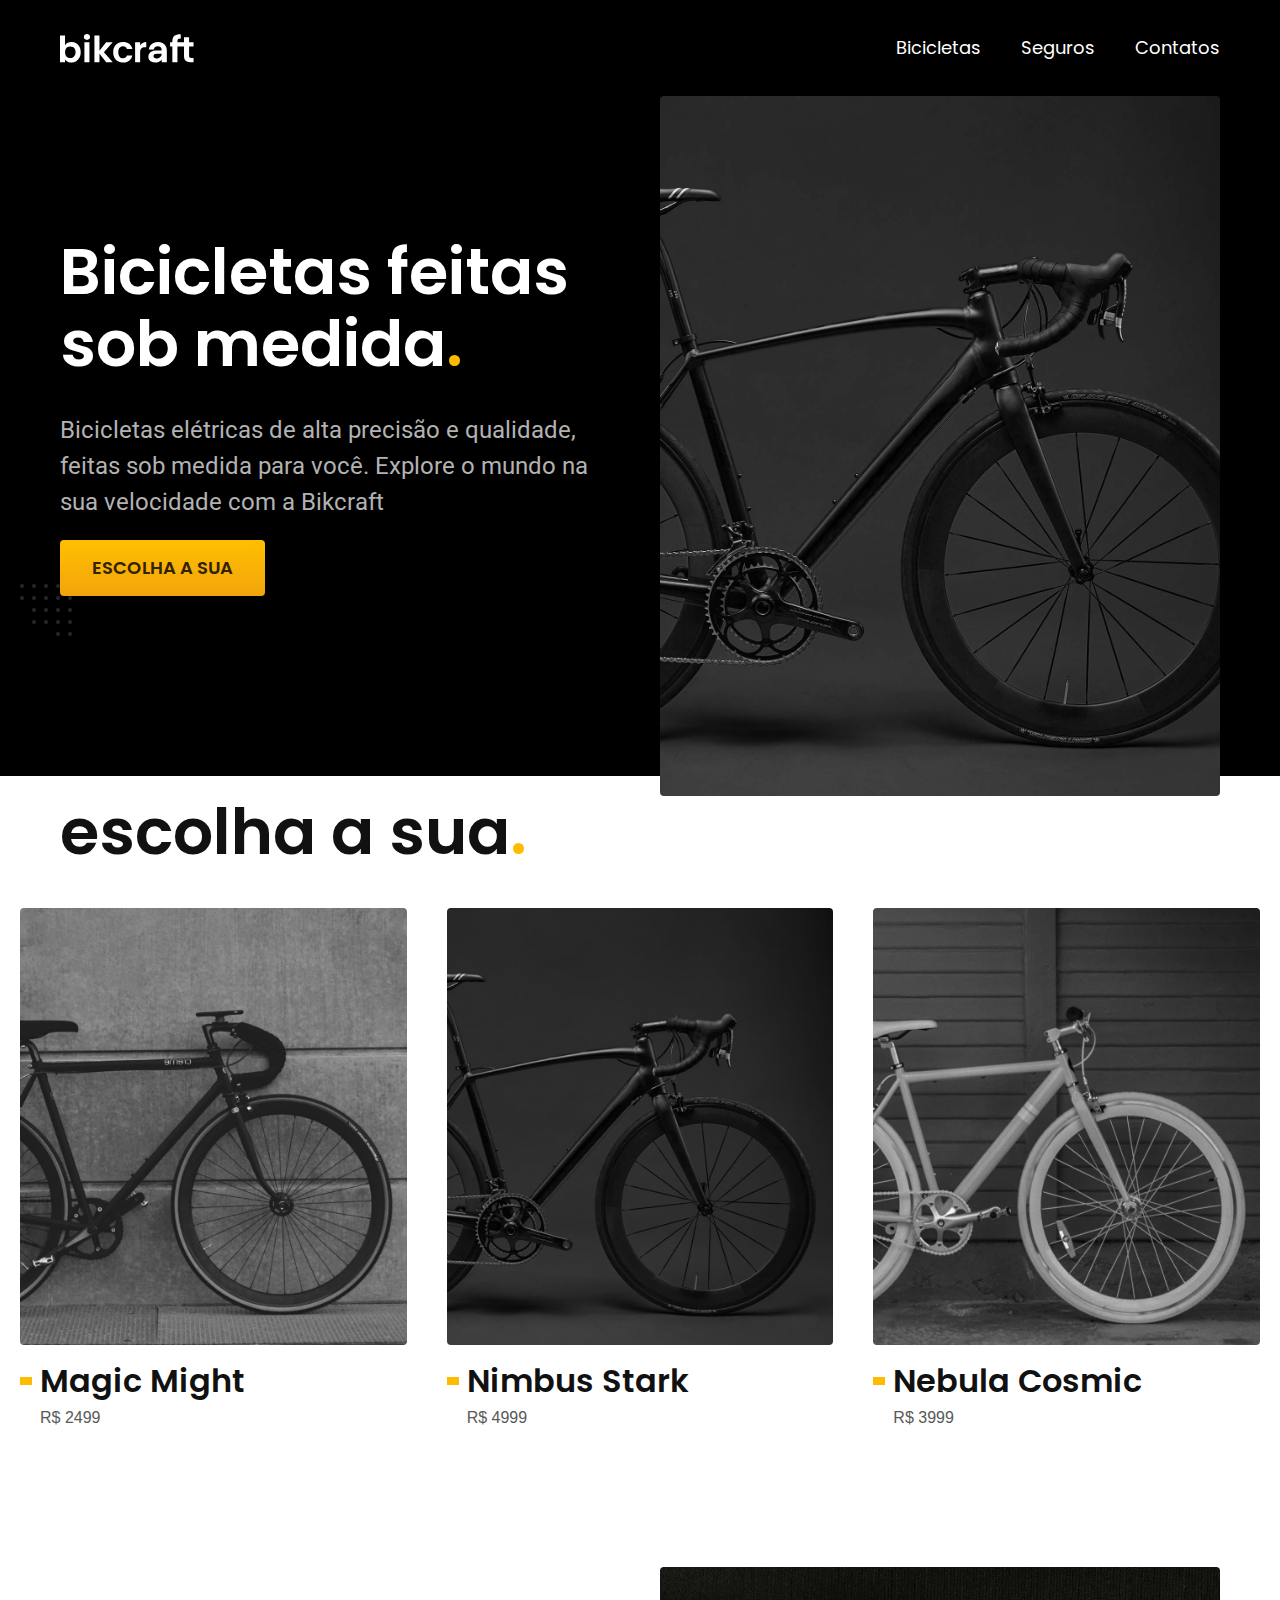
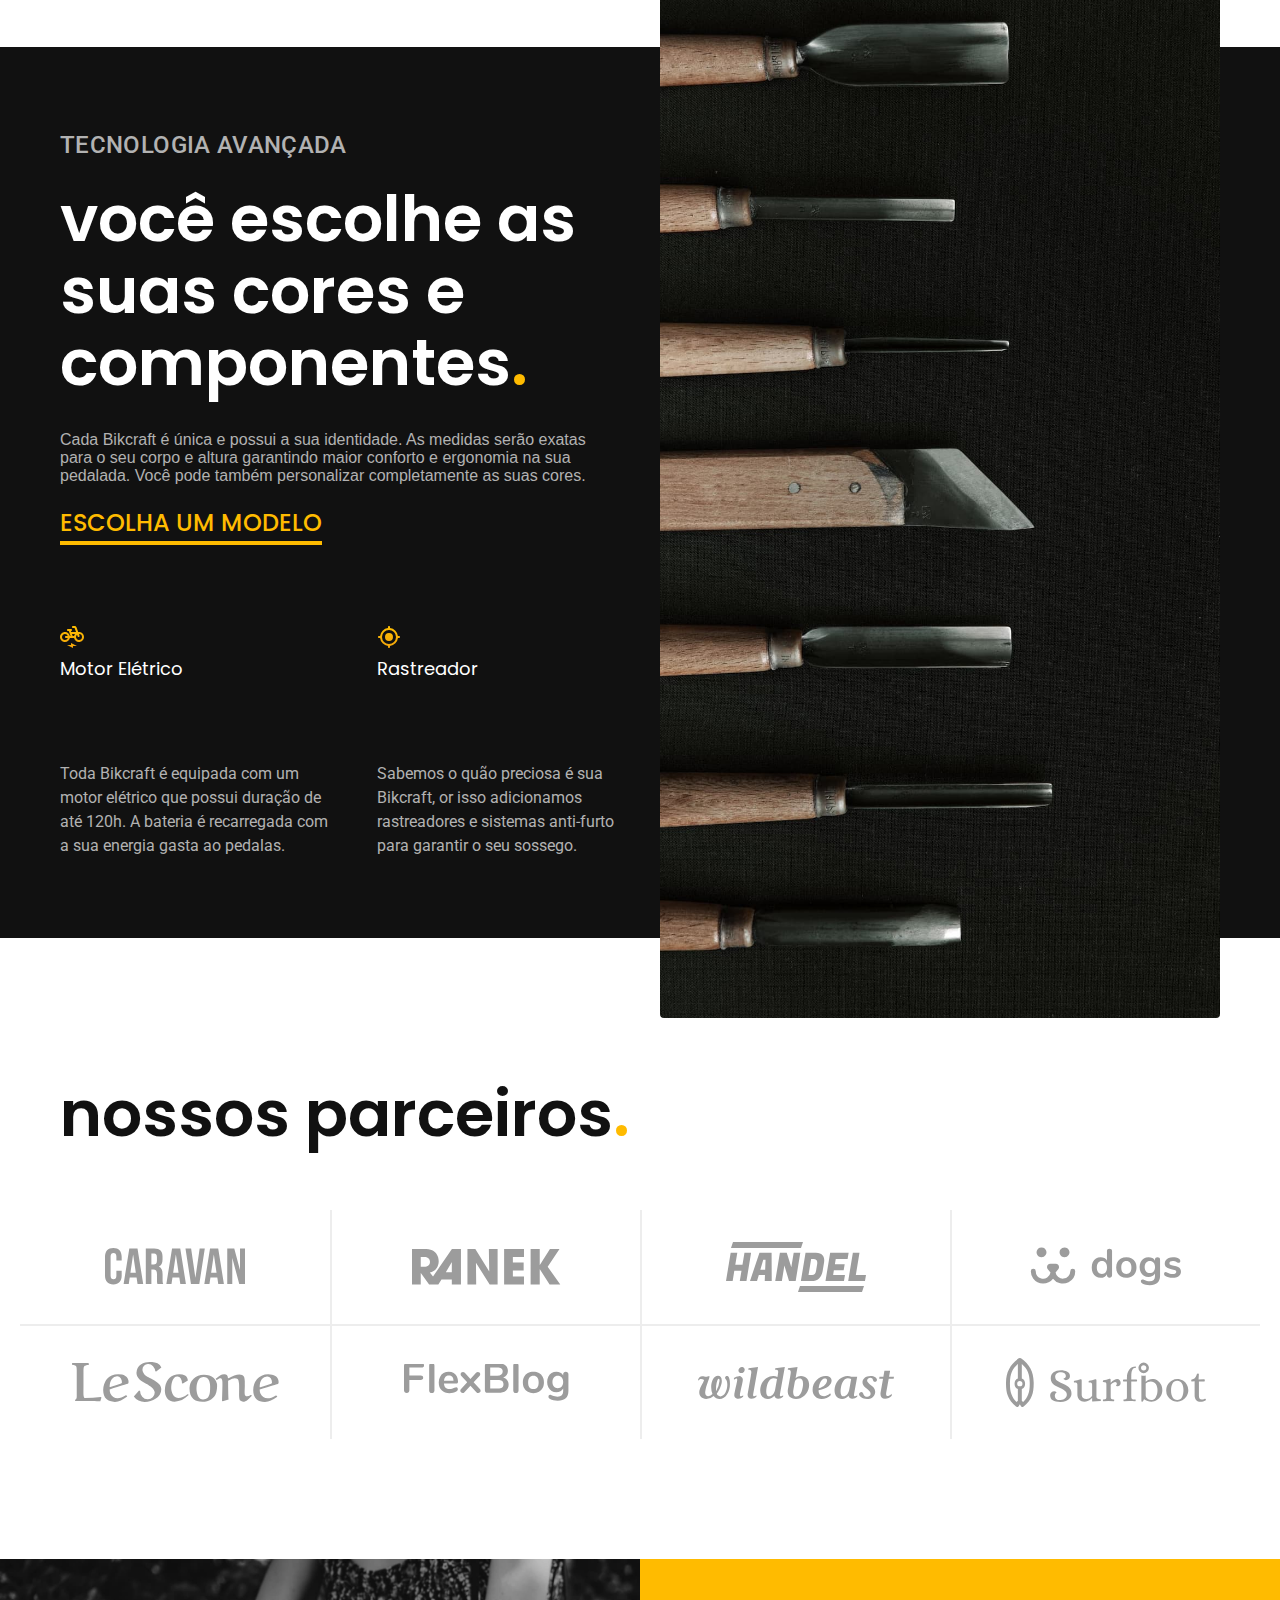
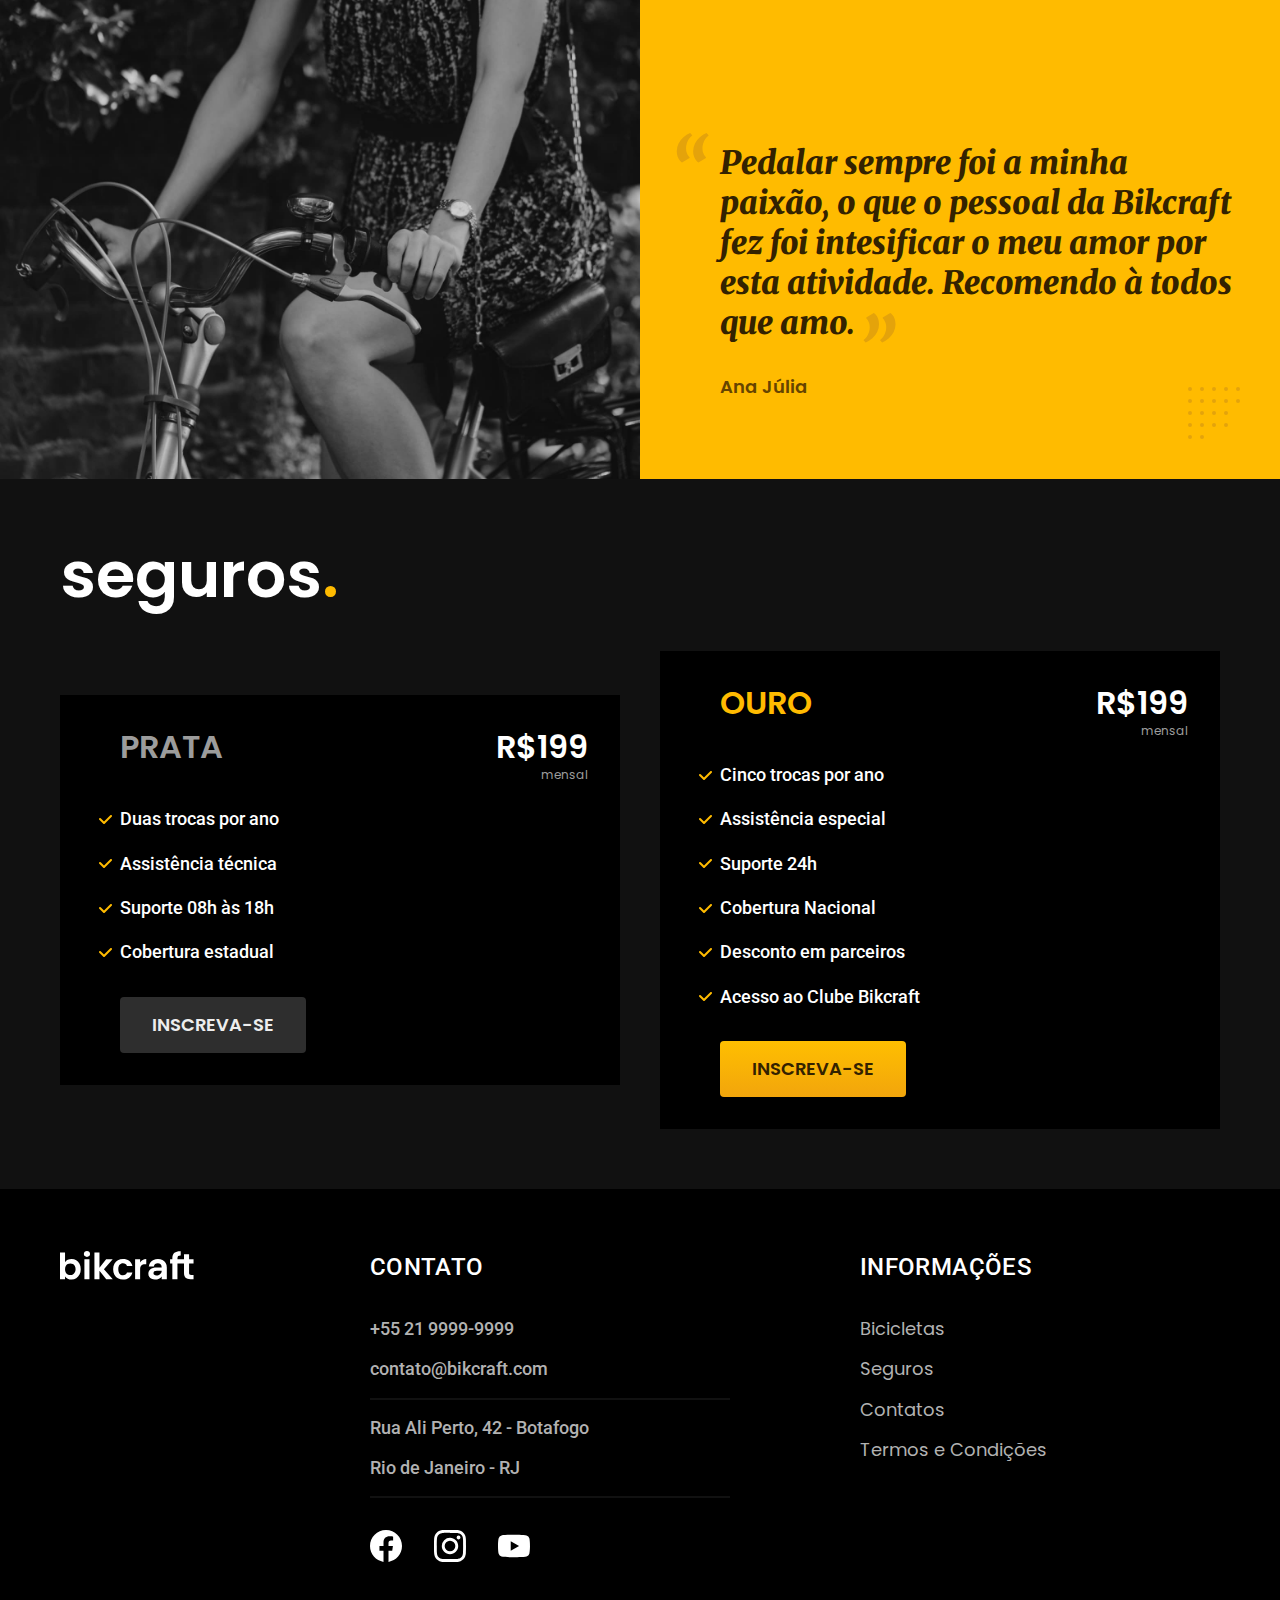
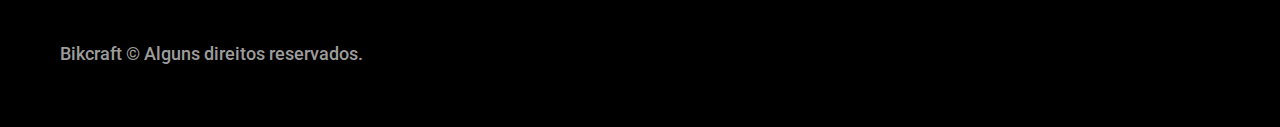
<file: index.html>
<!DOCTYPE html>
<html lang="pt-br">

<head>
  <meta charset="UTF-8">
  <meta name="viewport" content="width=device-width, initial-scale=1.0">
  <meta http-equiv="X-UA-Compatible" content="IE=edge">
  <meta name="description" content="Biciletas elétricas de alta precisão e qualidade, feitas sob medida para o cliente. Explore o mundo na sua velocidade com a Bikcraft.">
  <title>Bikcraft - Biciletas Elétricas</title>

  <link rel="icon" href="./favicon.svg" type="image/svg+xml">


  <link rel="preconnect" href="https://fonts.googleapis.com">
  <link rel="preconnect" href="https://fonts.gstatic.com" crossorigin>
  <link rel="preconnect" href="https://fonts.googleapis.com">
  <link rel="preconnect" href="https://fonts.gstatic.com" crossorigin>
  <link href="https://fonts.googleapis.com/css2?family=Merriweather:ital,wght@1,900&family=Poppins:wght@400;600&family=Roboto:wght@400;500&display=swap" rel="stylesheet">
  <link rel="preload" href="./css/style.css" as="style">
  <link rel="stylesheet" href="./css/style.css">
  <script>document.documentElement.classList.add('js');</script>
</head>

<body>
  <header class="header-bg">
    <div class="header container">
      <a href="./"><img src="./img/bikcraft.svg" width="136" height="32" alt="Bikcraft">
      </a>
      <nav aria-label="primaria">
        <ul class="header-menu font-1-m cor-0">
          <li> <a href="./bicicletas.html"> Bicicletas</a></li>
          <li> <a href="./seguros.html"> Seguros</a></li>
          <li> <a href="./contato.html"> Contatos</a></li>
        </ul>
      </nav>
    </div>
  </header>

  <main class="introducao-bg">
    <div class="introducao container">
      <div class="introducao-conteudo">
        <h1 class="font-1-xxl cor-0 fadeInDown" data-anime="200">Bicicletas feitas sob medida<span class="cor-p1">.</span></h1>
        <p class="font-2-l cor-5 fadeInDown" data-anime="400">Bicicletas elétricas de alta precisão e qualidade, feitas sob medida para você. Explore o mundo na sua velocidade com a Bikcraft</p>
        <a class="botao fadeInDown" data-anime="600" href="./bicicletas.html"> Escolha a sua</a>
      </div>
      <picture data-anime="800" class="fadeInDown">
        <source media="(max-width:800px)" srcset="./img/bicicletas/nimbus.jpg">
        <img src="./img/fotos/introducao.jpg" width="1280" height="1600" alt="Bicicleta elétrica preta.">
      </picture>
    </div>
  </main>

  <article class="bicicletas-lista">
    <h2 class=" container font-1-xxl">escolha a sua<span class="cor-p1">.</span></h2>

    <ul>
      <li>
        <a href=".bicicletas/magic.html">
          <img src="./img/bicicletas/magic-home.jpg" width="920" height="1040" alt="Bicicleta preta">
          <h3 class="font-1-xl">Magic Might</h3>
          <span class="font=-2-m cor-8">R$ 2499</span>
        </a>
      </li>
      <li>
        <a href=".bicicletas/nimbus.html">
          <img src="./img/bicicletas/nimbus-home.jpg" width="920" height="1040" alt="Bicicleta preta">
          <h3 class="font-1-xl">Nimbus Stark</h3>
          <span class="font=-2-m cor-8">R$ 4999</span>
        </a>
      </li>
      <li>
        <a href=".bicicletas/nebula.html">
          <img src="./img/bicicletas/nebula-home.jpg" width="920" height="1040" alt="Bicicleta preta">
          <h3 class="font-1-xl">Nebula Cosmic</h3>
          <span class="font=-2-m cor-8">R$ 3999</span>
        </a>
      </li>
    </ul>
  </article>

  <article class="tecnologia-bg">
    <div class="tecnologia container">
      <div class="tecnologia-conteudo">
        <span class="font-2-l-b cor-5">Tecnologia Avançada</span>
        <h2 class="font-1-xxl cor-0">você escolhe as suas cores e componentes<span class="cor-p1">.</span></h2>
        <p class="class=font-2-l cor-5">Cada Bikcraft é única e possui a sua identidade. As medidas serão exatas para o seu corpo e altura garantindo maior conforto e ergonomia na sua pedalada. Você pode também personalizar completamente as suas cores.</p>
        <a class="link" href="./bicicletas.html">Escolha um modelo</a>
        <div class="tecnologia-vantagens">
          <div>
            <img src="./img/icones/eletrica.svg" width="24" height="24" alt="">
            <h3 class="font-1-m cor-0">Motor Elétrico</h3>
            <p class="font-2-s cor-5">Toda Bikcraft é equipada com um motor elétrico que possui duração de até 120h. A bateria é recarregada com a sua energia gasta ao pedalas.</p>
          </div>
          <div>
            <img src="./img/icones/rastreador.svg" width="24" height="24" alt="">
            <h3 class="font-1-m cor-0">Rastreador</h3>
            <p class="font-2-s cor-5">Sabemos o quão preciosa é sua Bikcraft, or isso adicionamos rastreadores e sistemas anti-furto para garantir o seu sossego.
            </p>
          </div>
        </div>
      </div>
      <div class="tecnologia-imagem">
        <img src="./img/fotos/tecnologia.jpg" width="1200" height="1920">
      </div>
    </div>
  </article>
  <section class="parceiros" aria-label="Nossos Parceiros">
    <h2 class=" container font-1-xxl">nossos parceiros<span class="cor-p1">.</span></h2>

    <ul>
      <li><img src="./img/parceiros/caravan.svg" alt="Caravan" width="140" height="38"></li>
      <li><img src="./img/parceiros/ranek.svg" alt="Ranek" width="149" height="36"></li>
      <li><img src="./img/parceiros/handel.svg" alt="Handel" width="140" height="50"></li>
      <li><img src="./img/parceiros/dogs.svg" alt="Dogs" width="152" height="39"></li>
      <li><img src="./img/parceiros/lescone.svg" alt="LeScone" width="208" height="41"></li>
      <li><img src="./img/parceiros/flexblog.svg" alt="FlexBlog" width="165" height="38"></li>
      <li><img src="./img/parceiros/wildbeast.svg" alt="Wildbeast" width="196" height="34"></li>
      <li><img src="./img/parceiros/surfbot.svg" alt="Surfbot" width="200" height="49"></li>
    </ul>
  </section>

  <section class="depoimento" aria-label="Depoimento">
    <div>
      <img src="./img/fotos/depoimento.jpg " width="1560" height="1360" alt="Pessoa pedalando uma bicicleta Bikcraft">
    </div>
    <div class="depoimento-conteudo">
      <blockquote class="font-1-xl cor-p5">
        <p>
          Pedalar sempre foi a minha paixão, o que o pessoal da Bikcraft fez foi intesificar o meu amor por esta atividade. Recomendo à todos que amo.
        </p>
      </blockquote>
      <span class="font-1-m-b cor-p4">Ana Júlia</span>
    </div>
  </section>

  <article class=seguros-bg>
    <div class="seguros container">
      <h2 class="font-1-xxl cor-0">seguros<span class="cor-p1">.</span></h2>
      <div class="seguros-item">
        <h3 class="font-1-xl cor-6">PRATA</h3>
        <span class="font-1-xl cor-0">R$199<span class="font-1-xs cor-6">mensal</span></span>
        <ul class="font-2-m cor-0">
          <li>Duas trocas por ano</li>
          <li>Assistência técnica</li>
          <li>Suporte 08h às 18h</li>
          <li>Cobertura estadual</li>
        </ul>
        <a class="botao secundario" href="./orcamento.html">Inscreva-se</a>
      </div>

      <div class="seguros-item">
        <h3 class="font-1-xl cor-p1">OURO</h3>
        <span class="font-1-xl cor-0">R$199<span class="font-1-xs cor-6">mensal</span></span>
        <ul class="font-2-m cor-0">
          <li>Cinco trocas por ano</li>
          <li>Assistência especial</li>
          <li>Suporte 24h</li>
          <li>Cobertura Nacional</li>
          <li>Desconto em parceiros</li>
          <li>Acesso ao Clube Bikcraft</li>
        </ul>
        <a class="botao" href="./orcamento.html">Inscreva-se</a>
      </div>
    </div>
  </article>

  <footer class="footer-bg">
    <div class="footer container">
      <img src="./img/bikcraft.svg" width="136" height="32" alt="Bikcraft">
      <div class="footer-contato">
        <h3 class="font-2-l-b cor-0">Contato</h3>
        <ul class="font-2-m cor-5">
          <li><a href="tel:+552199999999">+55 21 9999-9999</a></li>
          <li><a href="mailto:contato@bikcraft.com">contato@bikcraft.com</a></li>
          <li>Rua Ali Perto, 42 - Botafogo</li>
          <li>Rio de Janeiro - RJ</li>
        </ul>
        <div class="footer-redes">
          <a href="./">
            <img src="./img/redes/facebook.svg" width="32" height="32" alt="Facebook">
          </a>
          <a href="./">
            <img src="./img/redes/instagram.svg" width="32" height="32" alt="Instagram">
          </a>
          <a href="./">
            <img src="./img/redes/youtube.svg" width="32" height="32" alt="Youtube">
          </a>
        </div>
      </div>
      <div class="footer-informacoes">
        <h3 class="font-2-l-b cor-0">Informações</h3>
        <nav>
          <ul class="font-1-m cor-5">
            <li> <a href="./biciletas.html"> Bicicletas</a></li>
            <li> <a href="./seguros.html"> Seguros</a></li>
            <li> <a href="./contato.html"> Contatos</a></li>
            <li> <a href="./termos.html"> Termos e Condições</a></li>
          </ul>
        </nav>
      </div>
      <p class="footer-copy font-2-m cor-6">Bikcraft © Alguns direitos reservados.</p>
    </div>
  </footer>
  <script src="./js/plugins/simple-anime.js"></script>
  <script src="./js/scrip.js"></script>
</body>

</html>
</file>
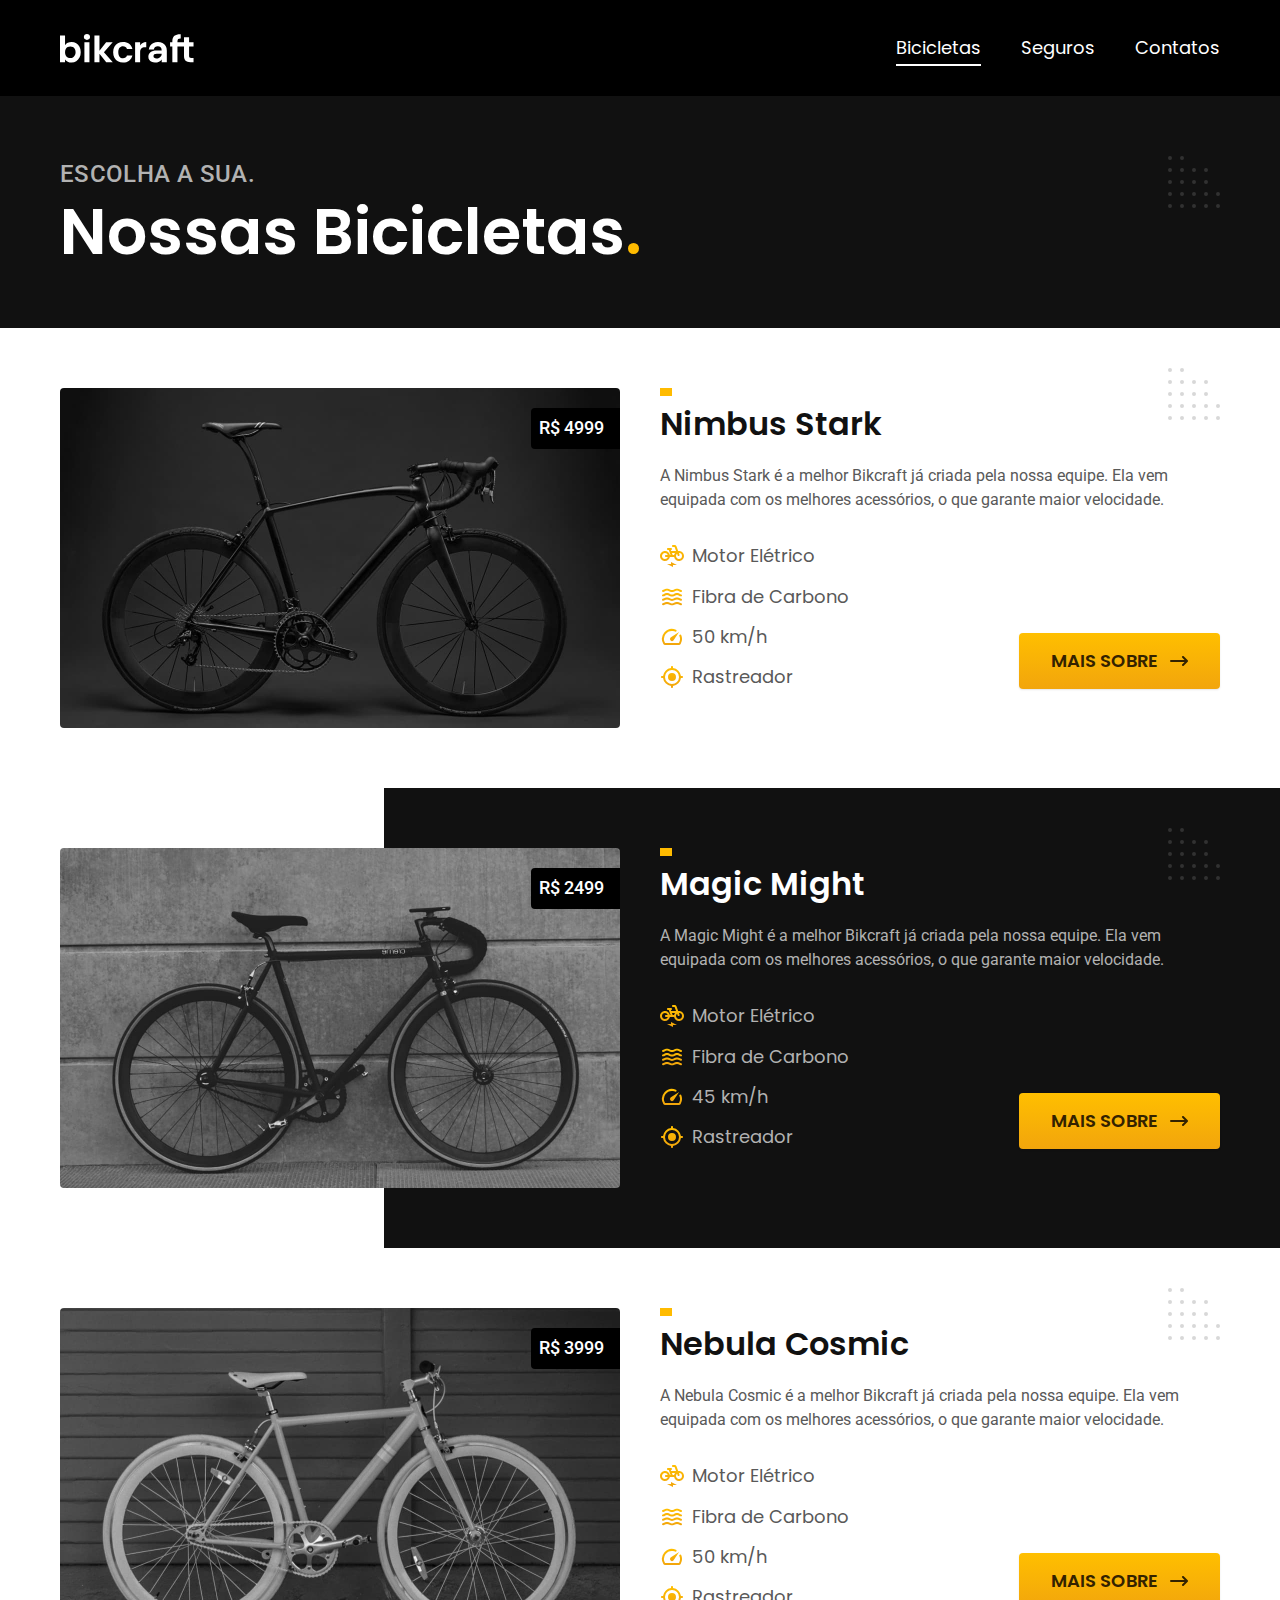
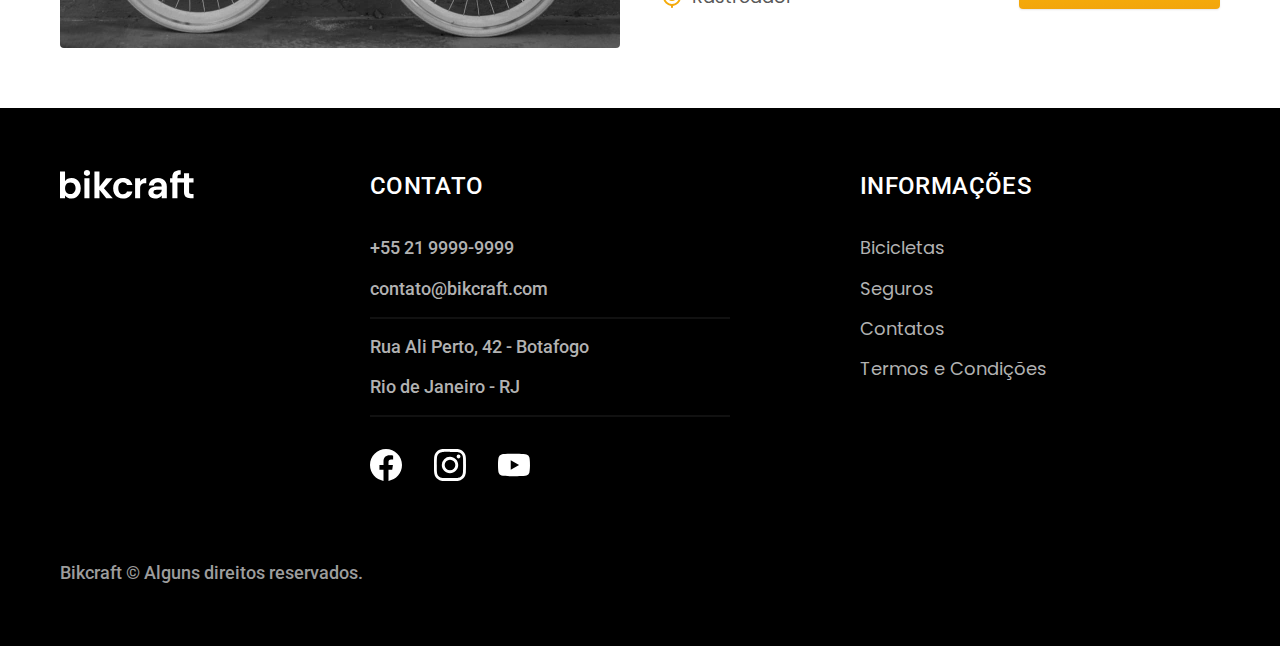
<file: bicicletas.html>
<!DOCTYPE html>
<html lang="pt-br">

<head>
  <meta charset="UTF-8">
  <meta name="viewport" content="width=device-width, initial-scale=1.0">
  <meta http-equiv="X-UA-Compatible" content="IE=edge">
  <meta name="description" content="Bicicletas">
  <title>Bicicletas | Bikcraft</title>

  <link rel="icon" href="./favicon.svg" type="image/svg+xml">
  <link rel="preload" href="./css/style.css" as="style">
  <link rel="stylesheet" href="./css/style.css">

  <link rel="preconnect" href="https://fonts.googleapis.com">
  <link rel="preconnect" href="https://fonts.gstatic.com" crossorigin>
  <link rel="preconnect" href="https://fonts.googleapis.com">
  <link rel="preconnect" href="https://fonts.gstatic.com" crossorigin>
  <link href="https://fonts.googleapis.com/css2?family=Merriweather:ital,wght@1,900&family=Poppins:wght@400;600&family=Roboto:wght@400;500&display=swap" rel="stylesheet">
  <script>document.documentElement.classList.add('js');</script>
</head>

<body id="Bicicletas">
  <header class="header-bg">
    <div class="header container">
      <a href="./"><img src="./img/bikcraft.svg" alt="Bikcraft">
      </a>
      <nav aria-label="primaria">
        <ul class="header-menu font-1-m cor-0">
          <li> <a href="./bicicletas.html"> Bicicletas</a></li>
          <li> <a href="./seguros.html"> Seguros</a></li>
          <li> <a href="./contato.html"> Contatos</a></li>
        </ul>
      </nav>
    </div>
  </header>

  <main>
    <div class="titulo-bg">
      <div class="titulo container">
        <p class="font-2-l-b cor-5">Escolha a sua.</p>
        <h1 class="font-1-xxl cor-0">Nossas Bicicletas<span class="cor-p1">.</span></h1>
      </div>
    </div>

    <div class="bicicletas container">
      <div class="bicicletas-imagem">
        <img src="./img/bicicletas/nimbus.jpg" alt="Bicicleta preta">
        <span class="font-2-m cor-0">R$ 4999</span>
      </div>
      <div class="bicicletas-conteudo">
        <h2 class="font-1-xl">Nimbus Stark</h2>
        <p class="font-2-s cor-8">A Nimbus Stark é a melhor Bikcraft já criada pela nossa equipe. Ela vem equipada com os melhores acessórios, o que garante maior velocidade.</p>
        <ul class="font-1-m cor-8">
          <li>
            <img src="./img/icones/eletrica.svg" alt="">
            Motor Elétrico
          </li>
          <li>
            <img src="./img/icones/carbono.svg" alt="">
            Fibra de Carbono
          </li>
          <li>
            <img src="./img/icones/velocidade.svg" alt="">
            50 km/h
          </li>
          <li>
            <img src="./img/icones/rastreador.svg" alt="">
            Rastreador
          </li>
        </ul>
        <a class="botao seta" href="./bicicletas/nimbus.html">Mais Sobre</a>
      </div>
    </div>

    <div class="bicicletas-bg">
      <div class="bicicletas container">
        <div class="bicicletas-imagem">
          <img src="./img/bicicletas/magic.jpg" alt="Bicicleta preta">
          <span class="font-2-m cor-0">R$ 2499</span>
        </div>
        <div class="bicicletas-conteudo">
          <h2 class="font-1-xl cor-0">Magic Might</h2>
          <p class="font-2-s cor-5">A Magic Might é a melhor Bikcraft já criada pela nossa equipe. Ela vem equipada com os melhores acessórios, o que garante maior velocidade.</p>
          <ul class="font-1-m cor-5">
            <li>
              <img src="./img/icones/eletrica.svg" alt="">
              Motor Elétrico
            </li>
            <li>
              <img src="./img/icones/carbono.svg" alt="">
              Fibra de Carbono
            </li>
            <li>
              <img src="./img/icones/velocidade.svg" alt="">
              45 km/h
            </li>
            <li>
              <img src="./img/icones/rastreador.svg" alt="">
              Rastreador
            </li>
          </ul>
          <a class="botao seta" href="./bicicletas/magic.html">Mais Sobre</a>
        </div>
      </div>
    </div>

    <div class="bicicletas container">
      <div class="bicicletas-imagem">
        <img src="./img/bicicletas/nebula.jpg" alt="Bicicleta preta">
        <span class="font-2-m cor-0">R$ 3999</span>
      </div>
      <div class="bicicletas-conteudo">
        <h2 class="font-1-xl">Nebula Cosmic</h2>
        <p class="font-2-s cor-8">A Nebula Cosmic é a melhor Bikcraft já criada pela nossa equipe. Ela vem equipada com os melhores acessórios, o que garante maior velocidade.</p>
        <ul class="font-1-m cor-8">
          <li>
            <img src="./img/icones/eletrica.svg" alt="">
            Motor Elétrico
          </li>
          <li>
            <img src="./img/icones/carbono.svg" alt="">
            Fibra de Carbono
          </li>
          <li>
            <img src="./img/icones/velocidade.svg" alt="">
            50 km/h
          </li>
          <li>
            <img src="./img/icones/rastreador.svg" alt="">
            Rastreador
          </li>
        </ul>
        <a class="botao seta" href="./bicicletas/nebula.html">Mais Sobre</a>
      </div>
    </div>

  </main>

  <footer class="footer-bg">
    <div class="footer container">
      <img src="./img/bikcraft.svg" alt="Bikcraft">
      <div class="footer-contato">
        <h3 class="font-2-l-b cor-0">Contato</h3>
        <ul class="font-2-m cor-5">
          <li><a href="tel:+552199999999">+55 21 9999-9999</a></li>
          <li><a href="mailto:contato@bikcraft.com">contato@bikcraft.com</a></li>
          <li>Rua Ali Perto, 42 - Botafogo</li>
          <li>Rio de Janeiro - RJ</li>
        </ul>
        <div class="footer-redes">
          <a href="./">
            <img src="./img/redes/facebook.svg" alt="Facebook">
          </a>
          <a href="./">
            <img src="./img/redes/instagram.svg" alt="Instagram">
          </a>
          <a href="./">
            <img src="./img/redes/youtube.svg" alt="Youtube">
          </a>
        </div>
      </div>
      <div class="footer-informacoes">
        <h3 class="font-2-l-b cor-0">Informações</h3>
        <nav>
          <ul class="font-1-m cor-5">
            <li> <a href="./biciletas.html"> Bicicletas</a></li>
            <li> <a href="./seguros.html"> Seguros</a></li>
            <li> <a href="./contato.html"> Contatos</a></li>
            <li> <a href="./termos.html"> Termos e Condições</a></li>
          </ul>
        </nav>
      </div>
      <p class="footer-copy font-2-m cor-6">Bikcraft © Alguns direitos reservados.</p>
    </div>
  </footer>
  <script src="./js/scrip.js"></script>
</body>

</html>
</file>
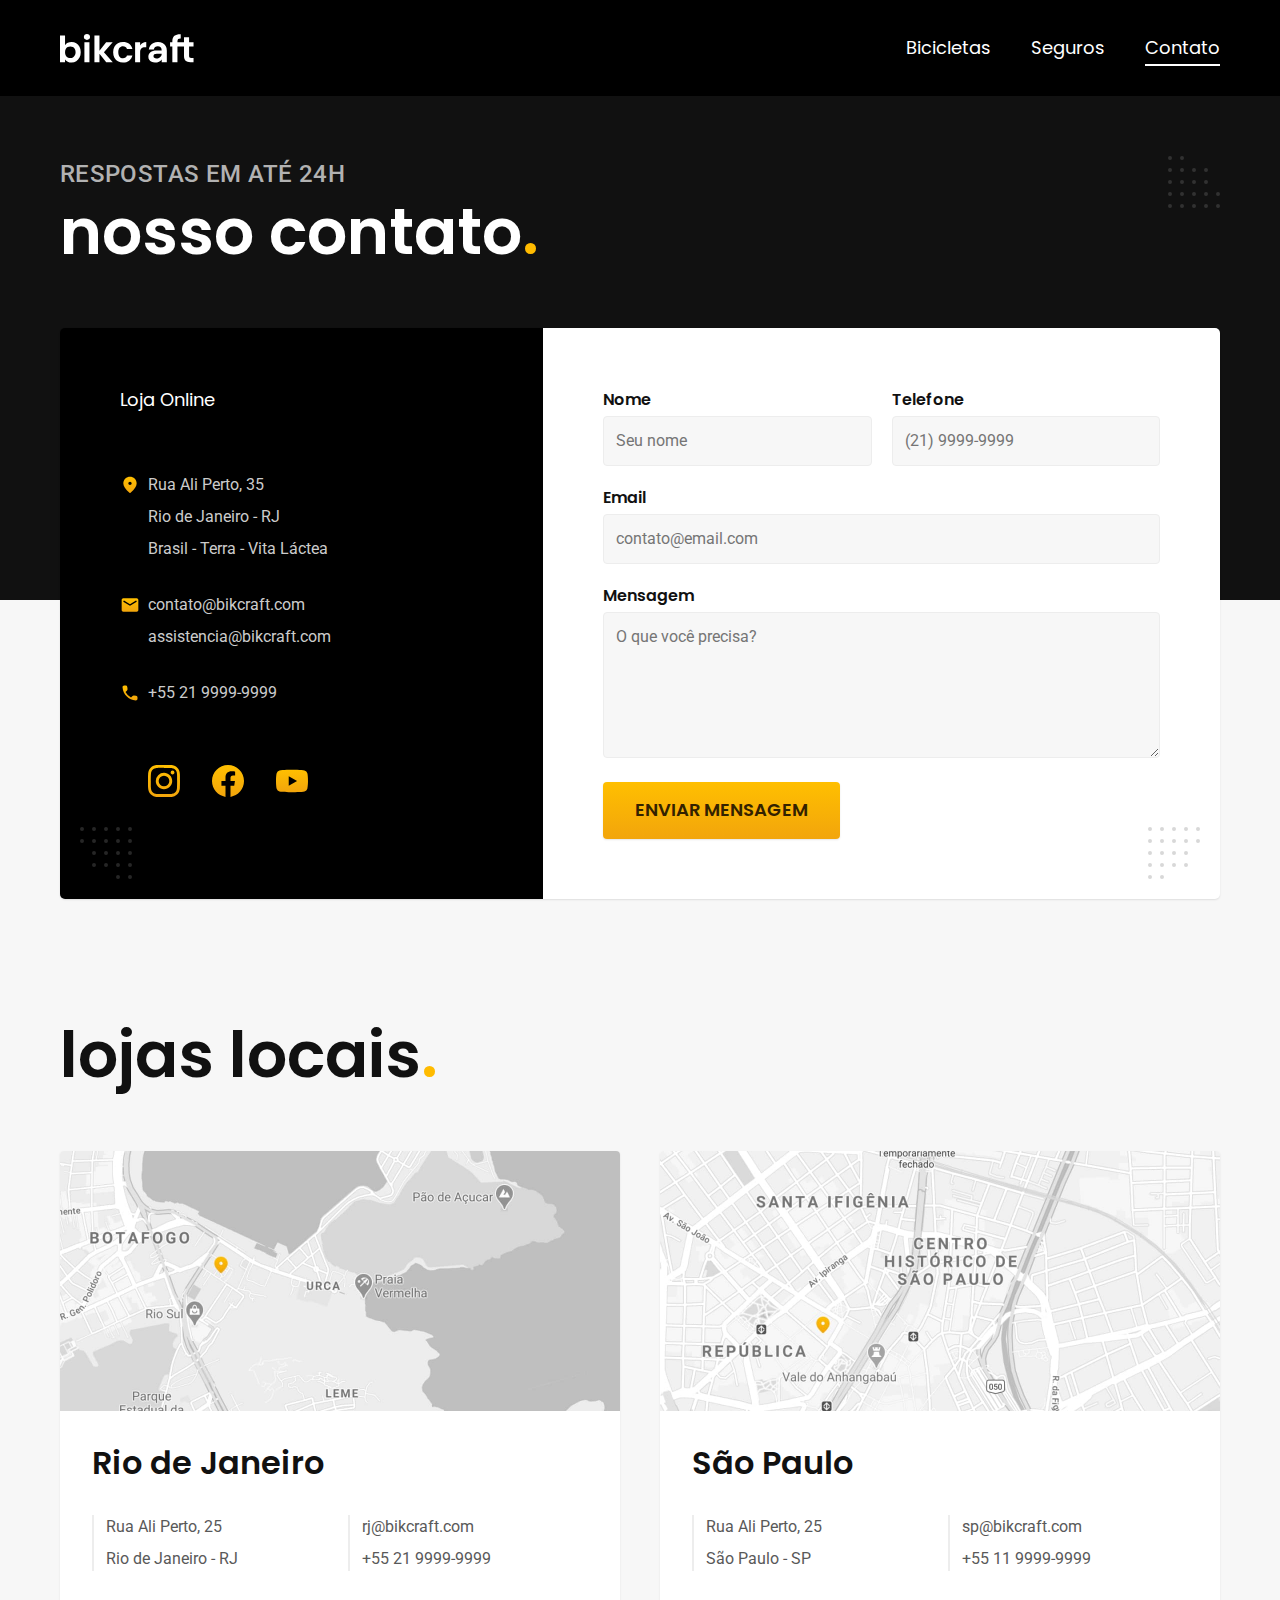
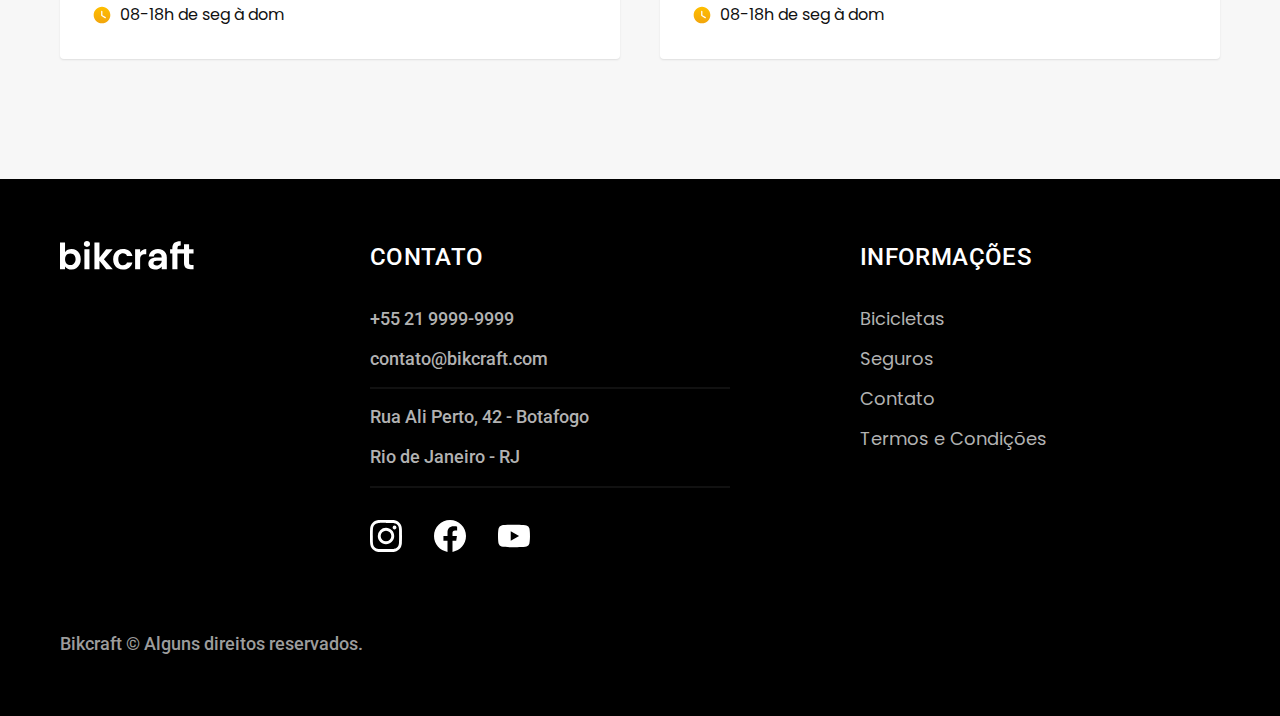
<file: contato.html>
<!DOCTYPE html>
<html lang="pt-br">

<head>
  <meta charset="UTF-8">
  <meta name="viewport" content="width=device-width, initial-scale=1.0">
  <link rel="preconnect" href="https://fonts.googleapis.com">
  <link rel="preconnect" href="https://fonts.gstatic.com" crossorigin>
  <link rel="preconnect" href="https://fonts.googleapis.com">
  <link rel="preconnect" href="https://fonts.gstatic.com" crossorigin>
  <link href="https://fonts.googleapis.com/css2?family=Merriweather:ital,wght@1,900&family=Poppins:wght@400;600&family=Roboto:wght@400;500&display=swap" rel="stylesheet">
  <title>Contato | Bikcraft</title>
  <meta name="description" content="Contato.">
  <link rel="icon" href="./favicon.svg" type="image/svg+xml">
  <link rel="preload" href="./css/style.css" as="style">
  <link rel="stylesheet" href="./css/style.css">
  <script>document.documentElement.classList.add('js');</script>
</head>

<body id="contato">
  <header class="header-bg">
    <div class="header container">
      <a href="./">
        <img src="./img/bikcraft.svg" alt="Bikcraft">
      </a>

      <nav aria-label="primaria">
        <ul class="header-menu font-1-m cor-0">
          <li><a href="./bicicletas.html">Bicicletas</a></li>
          <li><a href="./seguros.html">Seguros</a></li>
          <li><a href="./contato.html">Contato</a></li>
        </ul>
      </nav>
    </div>
  </header>

  <main>
    <div class="titulo-bg">
      <div class="titulo container">
        <p class="font-2-l-b cor-5">Respostas em até 24h</p>
        <h1 class="font-1-xxl cor-0">nosso contato<span class="cor-p1">.</span></h1>
      </div>
    </div>

    <div class="contato container">
      <section class="contato-dados" aria-label="Endereço">
        <h2 class="font-1-m cor-0">Loja Online</h2>
        <div class="contato-endereco font-2-s cor-4">
          <p>Rua Ali Perto, 35</p>
          <p>Rio de Janeiro - RJ</p>
          <p>Brasil - Terra - Vita Láctea</p>
        </div>
        <address class="contato-meios font-2-s cor-4">
          <a href="mailto:contato@bikcraft.com">contato@bikcraft.com</a>
          <a href="mailto:assistencia@bikcraft.com">assistencia@bikcraft.com</a>
          <a href="tel:+552199999999">+55 21 9999-9999</a>
        </address>
        <div class="contato-redes">
          <a href="./">
            <img src="./img/redes/instagram-p.svg" alt="Instagram">
          </a>
          <a href="./">
            <img src="./img/redes/facebook-p.svg" alt="Facebook">
          </a>
          <a href="./">
            <img src="./img/redes/youtube-p.svg" alt="Youtube">
          </a>
        </div>
      </section>
      <section class="contato-formulario" aria-label="Formulário">
        <form class="form" action="./contato.html">
          <div>
            <label for="nome">Nome</label>
            <input type="text" id="nome" name="nome" placeholder="Seu nome">
          </div>
          <div>
            <label for="telefone">Telefone</label>
            <input type="text" id="telefone" name="telefone" placeholder="(21) 9999-9999">
          </div>
          <div class="col-2">
            <label for="email">Email</label>
            <input type="email" id="email" name="email" placeholder="contato@email.com">
          </div>
          <div class="col-2">
            <label for="mensagem">Mensagem</label>
            <textarea rows="5" id="mensagem" name="mensagem" placeholder="O que você precisa?"></textarea>
          </div>
          <button class="botao col-2">Enviar Mensagem</button>
        </form>
      </section>
    </div>
  </main>

  <article class="lojas container">
    <h2 class="font-1-xxl">lojas locais<span class="cor-p1">.</span></h2>
    <div class="lojas-item">
      <img src="./img/lojas/rj.jpg" alt="mapa marcando o endereço em Rua Ali Perto, 25 - Rio de Janeiro - RJ">
      <div class="lojas-conteudo">
        <h3 class="font-1-xl">Rio de Janeiro</h3>
        <div class="lojas-dados font-2-s cor-8">
          <p>Rua Ali Perto, 25</p>
          <p>Rio de Janeiro - RJ</p>
        </div>
        <div class="lojas-dados font-2-s cor-8">
          <a href="mailto:rj@bikcraft.com">rj@bikcraft.com</a>
          <a href="tel:+552199999999">+55 21 9999-9999</a>
        </div>
        <p class="lojas-tempo font-1-s"><img src="./img/icones/horario.svg" alt="">08-18h de seg à dom</p>
      </div>
    </div>

    <div class="lojas-item">
      <img src="./img/lojas/sp.jpg" alt="mapa marcando o endereço em Rua Ali Perto, 25 - São Paulo - SP">
      <div class="lojas-conteudo">
        <h3 class="font-1-xl">São Paulo</h3>
        <div class="lojas-dados font-2-s cor-8">
          <p>Rua Ali Perto, 25</p>
          <p>São Paulo - SP</p>
        </div>
        <div class="lojas-dados font-2-s cor-8">
          <a href="mailto:sp@bikcraft.com">sp@bikcraft.com</a>
          <a href="tel:+551199999999">+55 11 9999-9999</a>
        </div>
        <p class="lojas-tempo font-1-s"><img src="./img/icones/horario.svg" alt="">08-18h de seg à dom</p>
      </div>
    </div>
  </article>

  <footer class="footer-bg">
    <div class="footer container">
      <img src="./img/bikcraft.svg" alt="Bikcraft">
      <div class="footer-contato">
        <h3 class="font-2-l-b cor-0">Contato</h3>
        <ul class="font-2-m cor-5">
          <li><a href="tel:+552199999999">+55 21 9999-9999</a></li>
          <li><a href="mailto:contato@bikcraft.com">contato@bikcraft.com</a></li>
          <li>Rua Ali Perto, 42 - Botafogo</li>
          <li>Rio de Janeiro - RJ</li>
        </ul>
        <div class="footer-redes">
          <a href="./">
            <img src="./img/redes/instagram.svg" alt="Instagram">
          </a>
          <a href="./">
            <img src="./img/redes/facebook.svg" alt="Facebook">
          </a>
          <a href="./">
            <img src="./img/redes/youtube.svg" alt="Youtube">
          </a>
        </div>
      </div>
      <div class="footer-informacoes">
        <h3 class="font-2-l-b cor-0">Informações</h3>
        <nav>
          <ul class="font-1-m cor-5">
            <li><a href="./bicicletas.html">Bicicletas</a></li>
            <li><a href="./seguros.html">Seguros</a></li>
            <li><a href="./contato.html">Contato</a></li>
            <li><a href="./termos.html">Termos e Condições</a></li>
          </ul>
        </nav>
      </div>
      <p class="footer-copy font-2-m cor-6">Bikcraft © Alguns direitos reservados.</p>
    </div>
  </footer>
  <script src="./js/scrip.js"></script>
</body>

</html>
</file>
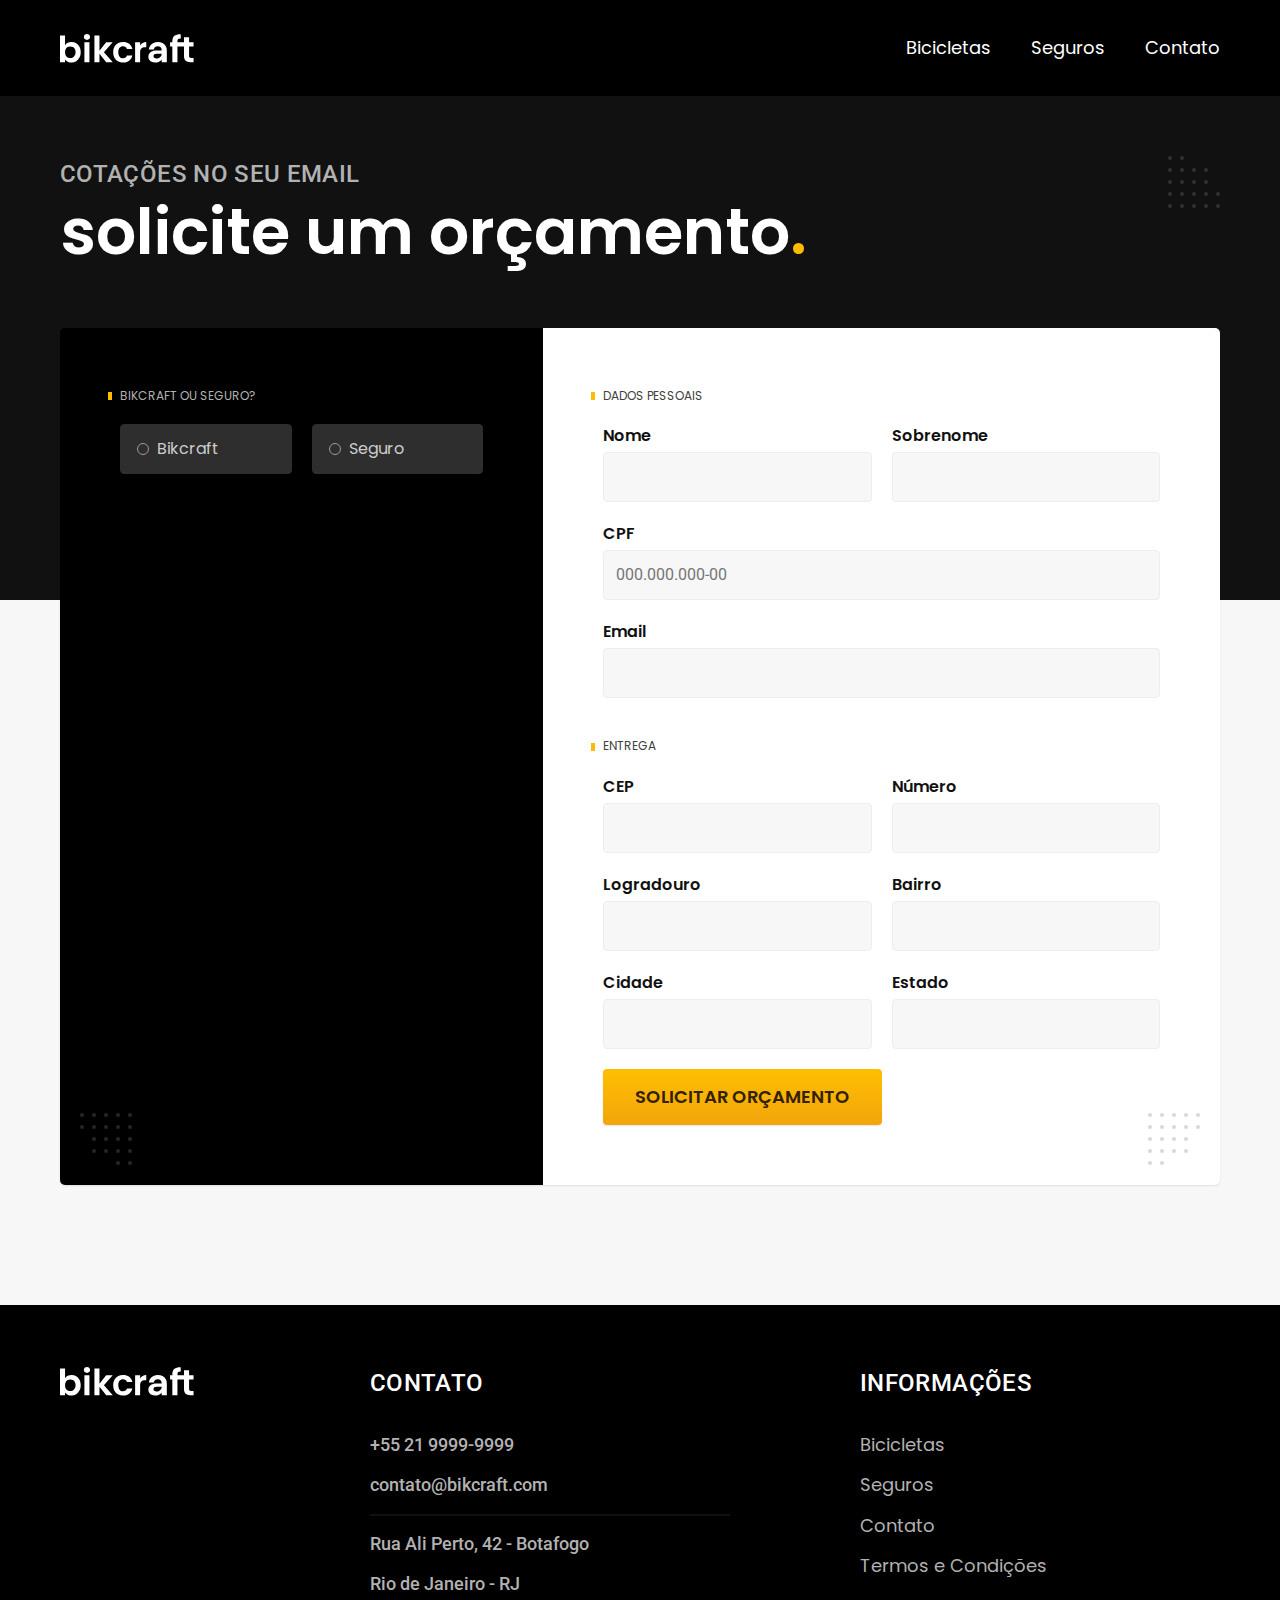
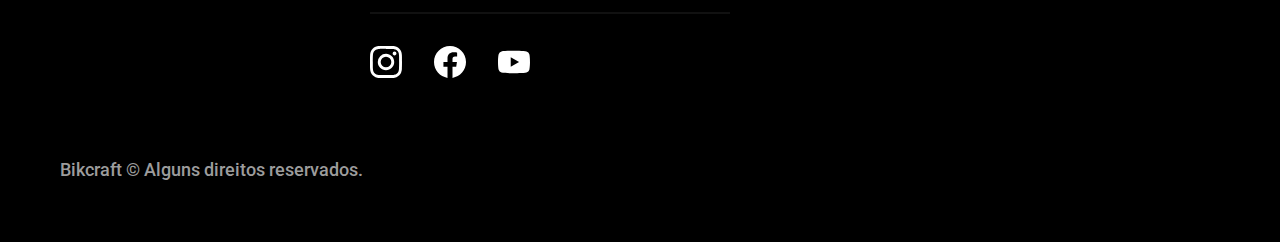
<file: orcamento.html>
<!DOCTYPE html>
<html lang="pt-br">

<head>
  <meta charset="UTF-8">
  <meta name="viewport" content="width=device-width, initial-scale=1.0">
  <link rel="preconnect" href="https://fonts.googleapis.com">
  <link rel="preconnect" href="https://fonts.gstatic.com" crossorigin>
  <link rel="preconnect" href="https://fonts.googleapis.com">
  <link rel="preconnect" href="https://fonts.gstatic.com" crossorigin>
  <link href="https://fonts.googleapis.com/css2?family=Merriweather:ital,wght@1,900&family=Poppins:wght@400;600&family=Roboto:wght@400;500&display=swap" rel="stylesheet">
  <title>Orçamento | Bikcraft</title>
  <meta name="description" content="Orçamento.">
  <link rel="icon" href="./favicon.svg" type="image/svg+xml">
  <link rel="preload" href="./css/style.css" as="style">
  <link rel="stylesheet" href="./css/style.css">
  <script>document.documentElement.classList.add('js');</script>
</head>

<body id="orcamento">
  <header class="header-bg">
    <div class="header container">
      <a href="./">
        <img src="./img/bikcraft.svg" alt="Bikcraft">
      </a>

      <nav aria-label="primaria">
        <ul class="header-menu font-1-m cor-0">
          <li><a href="./bicicletas.html">Bicicletas</a></li>
          <li><a href="./seguros.html">Seguros</a></li>
          <li><a href="./contato.html">Contato</a></li>
        </ul>
      </nav>
    </div>
  </header>

  <main>
    <div class="titulo-bg">
      <div class="titulo container">
        <p class="font-2-l-b cor-5">Cotações no seu email</p>
        <h1 class="font-1-xxl cor-0">solicite um orçamento<span class="cor-p1">.</span></h1>
      </div>
    </div>

    <form class="orcamento container" action="./orcamento.html">
      <div class="orcamento-produto">
        <h2 class="font-1-xs cor-5">Bikcraft ou Seguro?</h2>

        <input type="radio" name="tipo" value="bikcraft" id="bikcraft">
        <label for="bikcraft">Bikcraft</label>

        <input type="radio" name="tipo" value="seguro" id="seguro">
        <label for="seguro">Seguro</label>

        <div class="orcamento-conteudo" id="orcamento-bikcraft">
          <h2 class="font-1-xs cor-5">Escolha a sua</h2>

          <input type="radio" name="produto" value="nimbus" id="nimbus">
          <label for="nimbus">Nimbus Stark <span>R$ 4999</span></label>
          <div class="orcamento-detalhes">
            <ul class="font-1-xs cor-8">
              <li><img src="./img/icones/eletrica.svg" alt=""> Motor Elétrico</li>
              <li><img src="./img/icones/carbono.svg" alt=""> Fibra de Carbono</li>
              <li><img src="./img/icones/velocidade.svg" alt=""> 50 km/h</li>
              <li><img src="./img/icones/rastreador.svg" alt=""> Rastreador</li>
            </ul>
            <img src="./img/bicicletas/nimbus.jpg" alt="Bicicleta preta">
          </div>

          <input type="radio" name="produto" value="magic" id="magic">
          <label for="magic">Magic Might <span>R$ 2499</span></label>
          <div class="orcamento-detalhes">
            <ul class="font-1-xs cor-8">
              <li><img src="./img/icones/eletrica.svg" alt=""> Motor Elétrico</li>
              <li><img src="./img/icones/carbono.svg" alt=""> Fibra de Carbono</li>
              <li><img src="./img/icones/velocidade.svg" alt=""> 45 km/h</li>
              <li><img src="./img/icones/rastreador.svg" alt=""> Rastreador</li>
            </ul>
            <img src="./img/bicicletas/magic.jpg" alt="Bicicleta preta">
          </div>

          <input type="radio" name="produto" value="nebula" id="nebula">
          <label for="nebula">Nebula Cosmic <span>R$ 3999</span></label>
          <div class="orcamento-detalhes">
            <ul class="font-1-xs cor-8">
              <li><img src="./img/icones/eletrica.svg" alt=""> Motor Elétrico</li>
              <li><img src="./img/icones/carbono.svg" alt=""> Fibra de Carbono</li>
              <li><img src="./img/icones/velocidade.svg" alt=""> 40 km/h</li>
              <li><img src="./img/icones/rastreador.svg" alt=""> Rastreador</li>
            </ul>
            <img src="./img/bicicletas/nebula.jpg" alt="Bicicleta branca">
          </div>

        </div>

        <div class="orcamento-conteudo" id="orcamento-seguro">
          <h2 class="font-1-xs cor-5">Escolha o plano</h2>

          <input type="radio" name="produto" value="prata" id="prata">
          <label for="prata">Prata <span>R$ 199</span></label>

          <input type="radio" name="produto" value="ouro" id="ouro">
          <label for="ouro">Ouro <span>R$ 299</span></label>
        </div>
      </div>
      <div class="orcamento-dados form">
        <h2 class="font-1-xs cor-9 col-2">dados pessoais</h2>
        <div>
          <label for="nome">Nome</label>
          <input type="text" id="nome" name="nome">
        </div>
        <div>
          <label for="sobrenome">Sobrenome</label>
          <input type="text" id="sobrenome" name="sobrenome">
        </div>
        <div class="col-2">
          <label for="cpf">CPF</label>
          <input type="text" id="cpf" name="cpf" placeholder="000.000.000-00">
        </div>
        <div class="col-2">
          <label for="email">Email</label>
          <input type="email" id="email" name="email">
        </div>
        <h2 class="font-1-xs cor-9 col-2">entrega</h2>
        <div>
          <label for="cep">CEP</label>
          <input type="text" id="cep" name="cep">
        </div>
        <div>
          <label for="numero">Número</label>
          <input type="text" id="numero" name="numero">
        </div>
        <div>
          <label for="logradouro">Logradouro</label>
          <input type="text" id="logradouro" name="logradouro">
        </div>
        <div>
          <label for="bairro">Bairro</label>
          <input type="text" id="bairro" name="bairro">
        </div>
        <div>
          <label for="cidade">Cidade</label>
          <input type="text" id="cidade" name="cidade">
        </div>
        <div>
          <label for="estado">Estado</label>
          <input type="text" id="estado" name="estado">
        </div>
        <button class="botao col-2">Solicitar Orçamento</button>
      </div>
    </form>
  </main>

  <footer class="footer-bg">
    <div class="footer container">
      <img src="./img/bikcraft.svg" alt="Bikcraft">
      <div class="footer-contato">
        <h3 class="font-2-l-b cor-0">Contato</h3>
        <ul class="font-2-m cor-5">
          <li><a href="tel:+552199999999">+55 21 9999-9999</a></li>
          <li><a href="mailto:contato@bikcraft.com">contato@bikcraft.com</a></li>
          <li>Rua Ali Perto, 42 - Botafogo</li>
          <li>Rio de Janeiro - RJ</li>
        </ul>
        <div class="footer-redes">
          <a href="./">
            <img src="./img/redes/instagram.svg" alt="Instagram">
          </a>
          <a href="./">
            <img src="./img/redes/facebook.svg" alt="Facebook">
          </a>
          <a href="./">
            <img src="./img/redes/youtube.svg" alt="Youtube">
          </a>
        </div>
      </div>
      <div class="footer-informacoes">
        <h3 class="font-2-l-b cor-0">Informações</h3>
        <nav>
          <ul class="font-1-m cor-5">
            <li><a href="./bicicletas.html">Bicicletas</a></li>
            <li><a href="./seguros.html">Seguros</a></li>
            <li><a href="./contato.html">Contato</a></li>
            <li><a href="./termos.html">Termos e Condições</a></li>
          </ul>
        </nav>
      </div>
      <p class="footer-copy font-2-m cor-6">Bikcraft © Alguns direitos reservados.</p>
    </div>
  </footer>
  <script src="./js/scrip.js"></script>
</body>

</html>
</file>
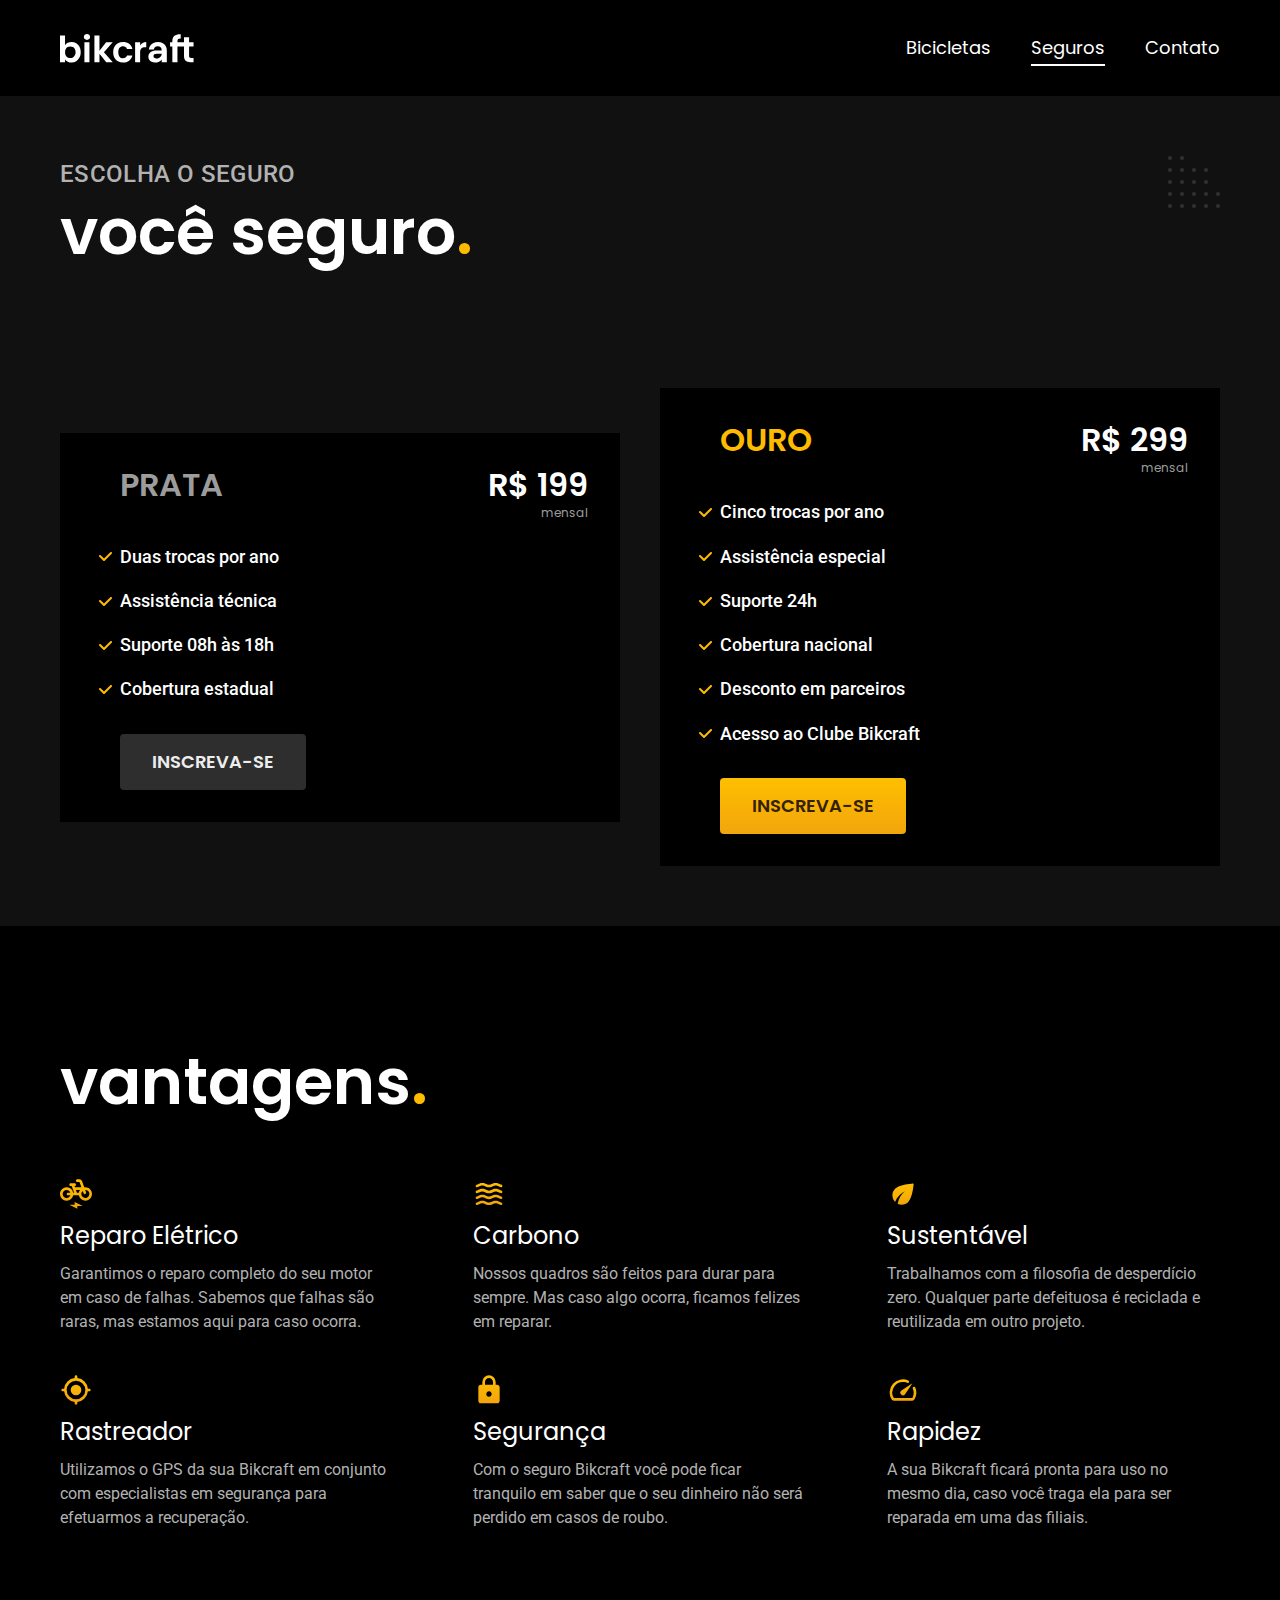
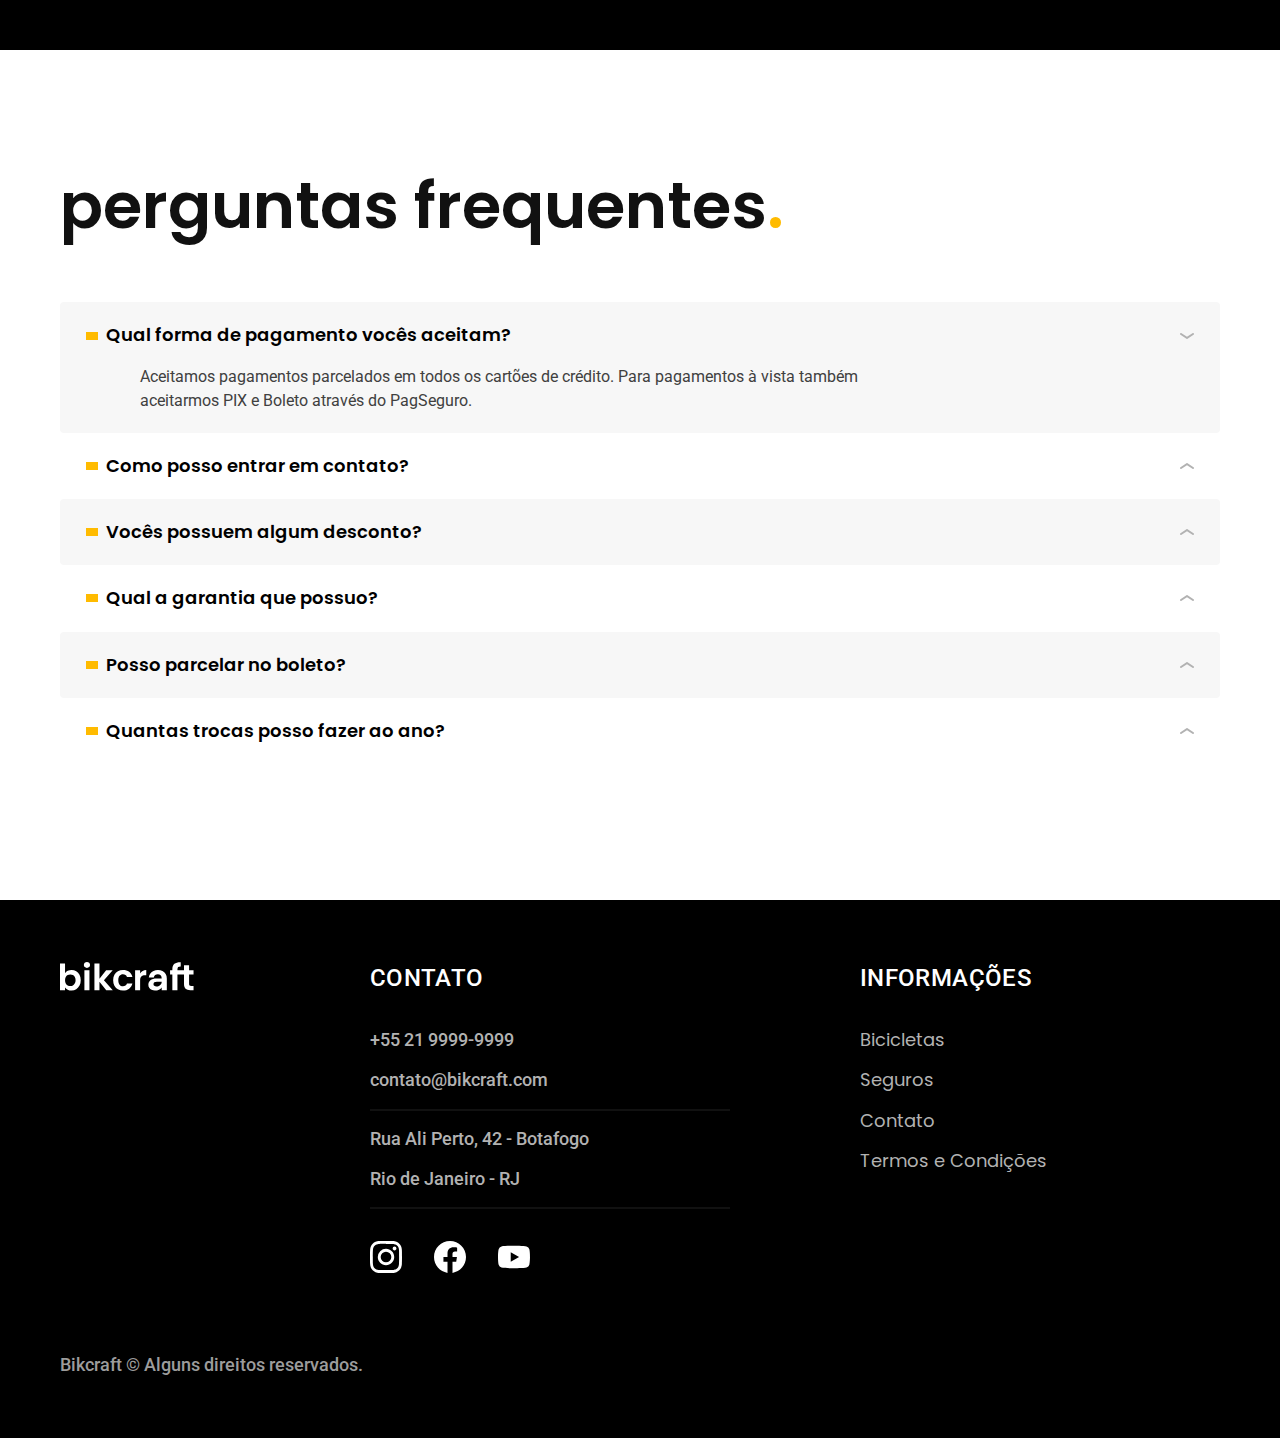
<file: seguros.html>
<!DOCTYPE html>
<html lang="pt-br">

<head>
  <meta charset="UTF-8">
  <meta name="viewport" content="width=device-width, initial-scale=1.0">

  <title>Seguros | Bikcraft</title>
  <meta name="description" content="Seguros.">
  <link rel="preconnect" href="https://fonts.googleapis.com">
  <link rel="preconnect" href="https://fonts.gstatic.com" crossorigin>
  <link rel="preconnect" href="https://fonts.googleapis.com">
  <link rel="preconnect" href="https://fonts.gstatic.com" crossorigin>
  <link href="https://fonts.googleapis.com/css2?family=Merriweather:ital,wght@1,900&family=Poppins:wght@400;600&family=Roboto:wght@400;500&display=swap" rel="stylesheet">
  <link rel="preload" href="./css/style.css" as="style">
  <link rel="stylesheet" href="./css/style.css">
  <link rel="icon" href="./favicon.svg" type="image/svg+xml">
  <script>document.documentElement.classList.add('js');</script>
</head>

<body id="seguros">
  <header class="header-bg">
    <div class="header container">
      <a href="./">
        <img src="./img/bikcraft.svg" alt="Bikcraft">
      </a>

      <nav aria-label="primaria">
        <ul class="header-menu font-1-m cor-0">
          <li><a href="./bicicletas.html">Bicicletas</a></li>
          <li><a href="./seguros.html">Seguros</a></li>
          <li><a href="./contato.html">Contato</a></li>
        </ul>
      </nav>
    </div>
  </header>

  <main class="seguros-bg">
    <div class="titulo-bg">
      <div class="titulo container">
        <p class="font-2-l-b cor-5">Escolha o seguro</p>
        <h1 class="font-1-xxl cor-0">você seguro<span class="cor-p1">.</span></h1>
      </div>
    </div>

    <div class="seguros container">

      <div class="seguros-item fadeInLeft" data-anime="200">
        <h3 class="font-1-xl cor-6">PRATA</h3>
        <span class="font-1-xl cor-0">R$ 199 <span class="font-1-xs cor-6">mensal</span></span>
        <ul class="font-2-m cor-0">
          <li>Duas trocas por ano</li>
          <li>Assistência técnica</li>
          <li>Suporte 08h às 18h</li>
          <li>Cobertura estadual</li>
        </ul>
        <a class="botao secundario" href="./orcamento.html?tipo=seguro&produto=prata">Inscreva-se</a>
      </div>

      <div class="seguros-item fadeInRight" data-anime="400">
        <h3 class="font-1-xl cor-p1">OURO</h3>
        <span class="font-1-xl cor-0">R$ 299 <span class="font-1-xs cor-6">mensal</span></span>
        <ul class="font-2-m cor-0">
          <li>Cinco trocas por ano</li>
          <li>Assistência especial</li>
          <li>Suporte 24h</li>
          <li>Cobertura nacional</li>
          <li>Desconto em parceiros</li>
          <li>Acesso ao Clube Bikcraft</li>
        </ul>
        <a class="botao" href="./orcamento.html?tipo=seguro&produto=ouro">Inscreva-se</a>
      </div>
    </div>

  </main>

  <article class="vantagens-bg">
    <div class="vantagens container">
      <h2 class="font-1-xxl cor-0">vantagens<span class="cor-p1">.</span></h2>
      <ul>
        <li>
          <img src="./img/icones/eletrica.svg" alt="">
          <h3 class="font-1-l cor-0">Reparo Elétrico</h3>
          <p class="font-2-s cor-5">Garantimos o reparo completo do seu motor em caso de falhas. Sabemos que falhas são raras, mas estamos aqui para caso ocorra.</p>
        </li>
        <li>
          <img src="./img/icones/carbono.svg" alt="">
          <h3 class="font-1-l cor-0">Carbono</h3>
          <p class="font-2-s cor-5">Nossos quadros são feitos para durar para sempre. Mas caso algo ocorra, ficamos felizes em reparar.</p>
        </li>
        <li>
          <img src="./img/icones/sustentavel.svg" alt="">
          <h3 class="font-1-l cor-0">Sustentável</h3>
          <p class="font-2-s cor-5">Trabalhamos com a filosofia de desperdício zero. Qualquer parte defeituosa é reciclada e reutilizada em outro projeto.</p>
        </li>
        <li>
          <img src="./img/icones/rastreador.svg" alt="">
          <h3 class="font-1-l cor-0">Rastreador</h3>
          <p class="font-2-s cor-5">Utilizamos o GPS da sua Bikcraft em conjunto com especialistas em segurança para efetuarmos a recuperação.</p>
        </li>
        <li>
          <img src="./img/icones/seguro.svg" alt="">
          <h3 class="font-1-l cor-0">Segurança</h3>
          <p class="font-2-s cor-5">Com o seguro Bikcraft você pode ficar tranquilo em saber que o seu dinheiro não será perdido em casos de roubo.</p>
        </li>
        <li>
          <img src="./img/icones/velocidade.svg" alt="">
          <h3 class="font-1-l cor-0">Rapidez</h3>
          <p class="font-2-s cor-5">A sua Bikcraft ficará pronta para uso no mesmo dia, caso você traga ela para ser reparada em uma das filiais.</p>
        </li>
      </ul>
    </div>
  </article>

  <article class="perguntas container">
    <h2 class="font-1-xxl">perguntas frequentes<span class="cor-p1">.</span></h2>

    <dl>
      <div>
        <dt><button class="font-1-m-b" aria-controls="pergunta1" aria-expanded="true">Qual forma de pagamento vocês aceitam?</button></dt>
        <dd id="pergunta1" class="font-2-s cor-9 ativa">Aceitamos pagamentos parcelados em todos os cartões de crédito. Para pagamentos à vista também aceitarmos PIX e Boleto através do PagSeguro.</dd>
      </div>
      <div>
        <dt><button class="font-1-m-b" aria-controls="pergunta2" aria-expanded="false">Como posso entrar em contato?</button></dt>
        <dd id="pergunta2" class="font-2-s cor-9">Aceitamos pagamentos parcelados em todos os cartões de crédito. Para pagamentos à vista também aceitarmos PIX e Boleto através do PagSeguro.</dd>
      </div>
      <div>
        <dt><button class="font-1-m-b" aria-controls="pergunta3" aria-expanded="false">Vocês possuem algum desconto?</button></dt>
        <dd id="pergunta3" class="font-2-s cor-9">Aceitamos pagamentos parcelados em todos os cartões de crédito. Para pagamentos à vista também aceitarmos PIX e Boleto através do PagSeguro.</dd>
      </div>
      <div>
        <dt><button class="font-1-m-b" aria-controls="pergunta4" aria-expanded="false">Qual a garantia que possuo?</button></dt>
        <dd id="pergunta4" class="font-2-s cor-9">Aceitamos pagamentos parcelados em todos os cartões de crédito. Para pagamentos à vista também aceitarmos PIX e Boleto através do PagSeguro.</dd>
      </div>
      <div>
        <dt><button class="font-1-m-b" aria-controls="pergunta5" aria-expanded="false">Posso parcelar no boleto?</button></dt>
        <dd id="pergunta5" class="font-2-s cor-9">Aceitamos pagamentos parcelados em todos os cartões de crédito. Para pagamentos à vista também aceitarmos PIX e Boleto através do PagSeguro.</dd>
      </div>
      <div>
        <dt><button class="font-1-m-b" aria-controls="pergunta6" aria-expanded="false">Quantas trocas posso fazer ao ano?</button></dt>
        <dd id="pergunta6" class="font-2-s cor-9">Aceitamos pagamentos parcelados em todos os cartões de crédito. Para pagamentos à vista também aceitarmos PIX e Boleto através do PagSeguro.</dd>
      </div>
    </dl>
  </article>

  <footer class="footer-bg">
    <div class="footer container">
      <img src="./img/bikcraft.svg" alt="Bikcraft">
      <div class="footer-contato">
        <h3 class="font-2-l-b cor-0">Contato</h3>
        <ul class="font-2-m cor-5">
          <li><a href="tel:+552199999999">+55 21 9999-9999</a></li>
          <li><a href="mailto:contato@bikcraft.com">contato@bikcraft.com</a></li>
          <li>Rua Ali Perto, 42 - Botafogo</li>
          <li>Rio de Janeiro - RJ</li>
        </ul>
        <div class="footer-redes">
          <a href="./">
            <img src="./img/redes/instagram.svg" alt="Instagram">
          </a>
          <a href="./">
            <img src="./img/redes/facebook.svg" alt="Facebook">
          </a>
          <a href="./">
            <img src="./img/redes/youtube.svg" alt="Youtube">
          </a>
        </div>
      </div>
      <div class="footer-informacoes">
        <h3 class="font-2-l-b cor-0">Informações</h3>
        <nav>
          <ul class="font-1-m cor-5">
            <li><a href="./bicicletas.html">Bicicletas</a></li>
            <li><a href="./seguros.html">Seguros</a></li>
            <li><a href="./contato.html">Contato</a></li>
            <li><a href="./termos.html">Termos e Condições</a></li>
          </ul>
        </nav>
      </div>
      <p class="footer-copy font-2-m cor-6">Bikcraft © Alguns direitos reservados.</p>
    </div>
  </footer>
  <script src="./js/plugins/simple-anime.js"></script>
  <script src="./js/scrip.js"></script>
</body>

</html>
</file>
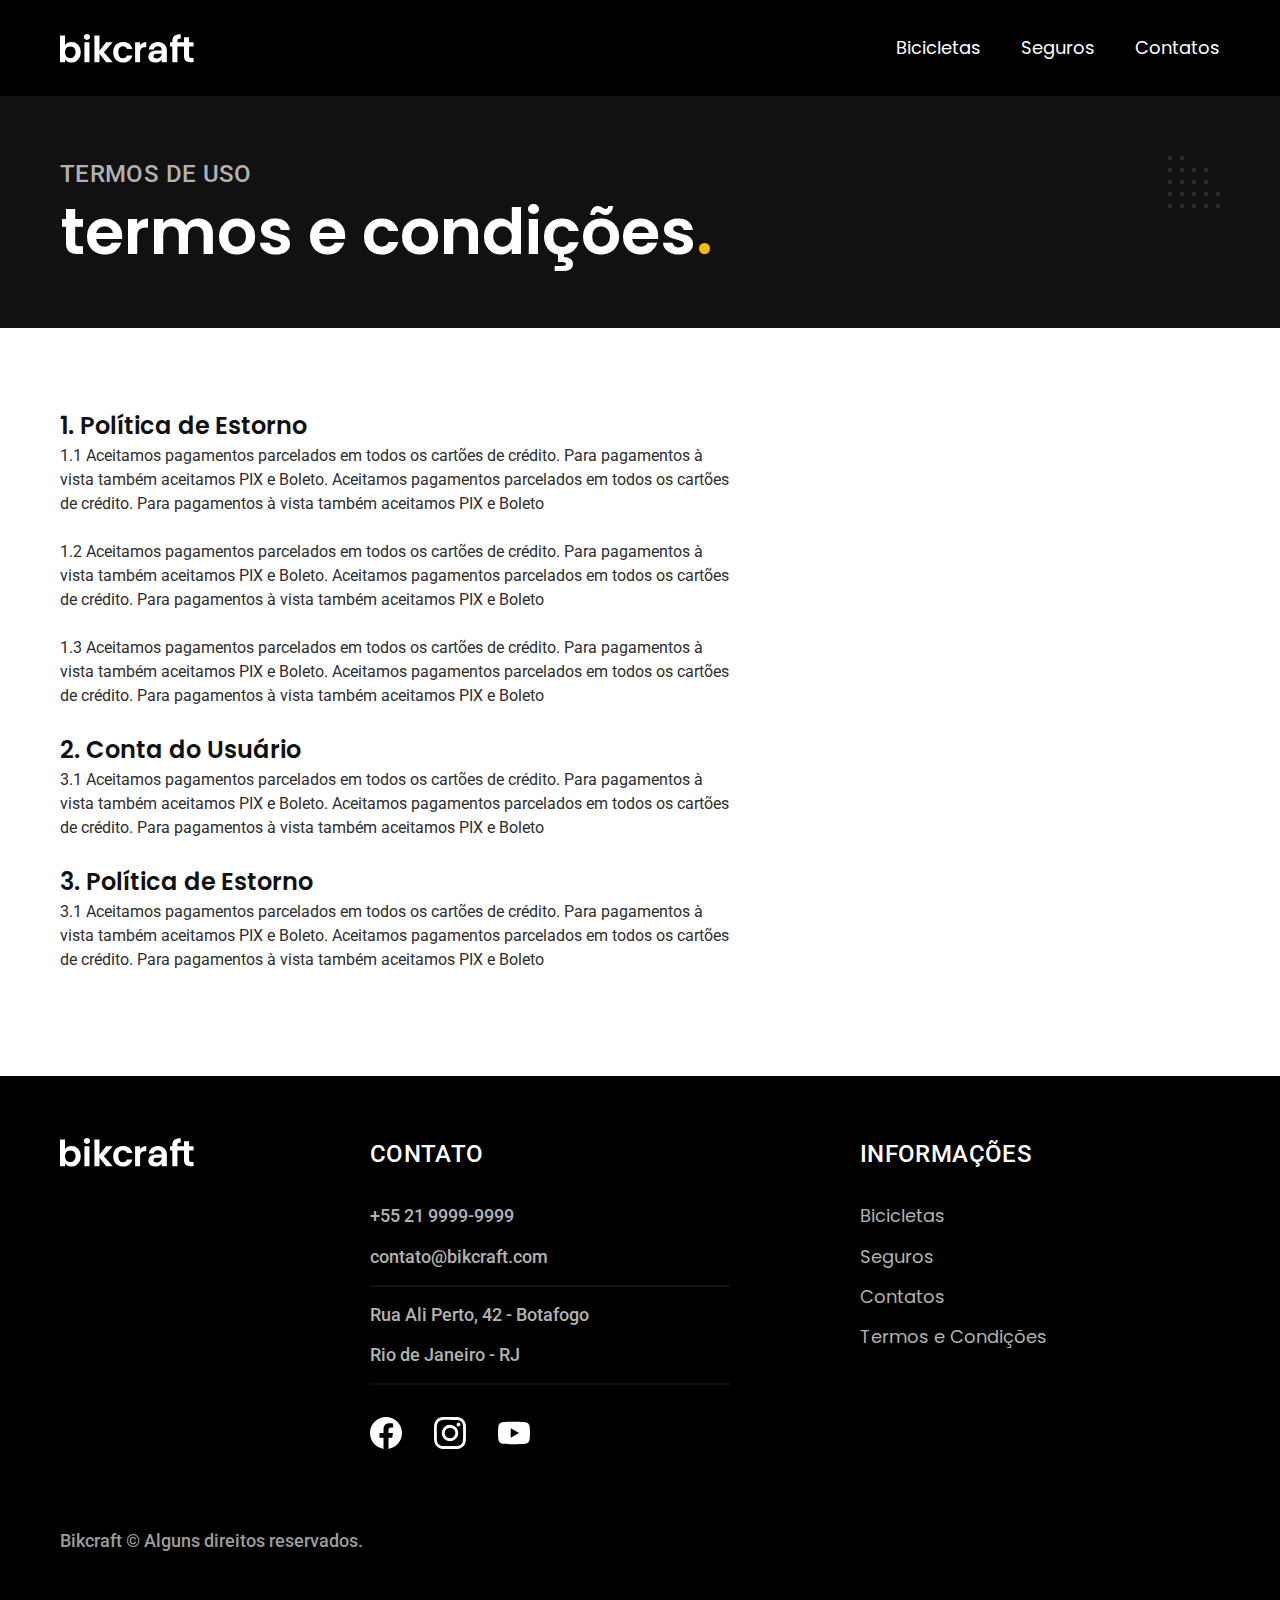
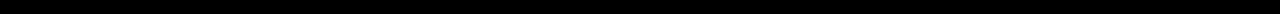
<file: termos.html>
<!DOCTYPE html>
<html lang="pt-br">

<head>
  <meta charset="UTF-8">
  <meta name="viewport" content="width=device-width, initial-scale=1.0">
  <meta http-equiv="X-UA-Compatible" content="IE=edge">
  <meta name="description" content="Termos e Condições">
  <title>Termos e Condições | Bikcraft</title>

  <link rel="preconnect" href="https://fonts.googleapis.com">
  <link rel="preconnect" href="https://fonts.gstatic.com" crossorigin>
  <link rel="preconnect" href="https://fonts.googleapis.com">
  <link rel="preconnect" href="https://fonts.gstatic.com" crossorigin>
  <link href="https://fonts.googleapis.com/css2?family=Merriweather:ital,wght@1,900&family=Poppins:wght@400;600&family=Roboto:wght@400;500&display=swap" rel="stylesheet">
  <link rel="preload" href="./css/style.css" as="style">
  <link rel="stylesheet" href="./css/style.css">
  <link rel="icon" href="./favicon.svg" type="image/svg+xml">
  <script>document.documentElement.classList.add('js');</script>
</head>

<body id="Bicicletas">
  <header class="header-bg">
    <div class="header container">
      <a href="./"><img src="./img/bikcraft.svg" alt="Bikcraft">
      </a>
      <nav aria-label="primaria">
        <ul class="header-menu font-1-m cor-0">
          <li> <a href="./biciletas.html"> Bicicletas</a></li>
          <li> <a href="./seguros.html"> Seguros</a></li>
          <li> <a href="./contato.html"> Contatos</a></li>
        </ul>
      </nav>
    </div>
  </header>

  <main>
    <div class="titulo-bg">
      <div class="titulo container">
        <p class="font-2-l-b cor-5">Termos de uso</p>
        <h1 class="font-1-xxl cor-0">termos e condições<span class="cor-p1">.</span></h1>
      </div>
    </div>
    <div class="termos font-2-s cor-10 container">
      <h2 class="font-1-l cor-11">1. Política de Estorno</h2>
      <p>1.1 Aceitamos pagamentos parcelados em todos os cartões de crédito. Para pagamentos à vista também aceitamos PIX e Boleto. Aceitamos pagamentos parcelados em todos os cartões de crédito. Para pagamentos à vista também aceitamos PIX e Boleto</p>
      <p>1.2 Aceitamos pagamentos parcelados em todos os cartões de crédito. Para pagamentos à vista também aceitamos PIX e Boleto. Aceitamos pagamentos parcelados em todos os cartões de crédito. Para pagamentos à vista também aceitamos PIX e Boleto</p>
      <p>1.3 Aceitamos pagamentos parcelados em todos os cartões de crédito. Para pagamentos à vista também aceitamos PIX e Boleto. Aceitamos pagamentos parcelados em todos os cartões de crédito. Para pagamentos à vista também aceitamos PIX e Boleto</p>
      <h2 class="font-1-l cor-11">2. Conta do Usuário</h2>
      <p>3.1 Aceitamos pagamentos parcelados em todos os cartões de crédito. Para pagamentos à vista também aceitamos PIX e Boleto. Aceitamos pagamentos parcelados em todos os cartões de crédito. Para pagamentos à vista também aceitamos PIX e Boleto</p>
      <h2 class="font-1-l cor-11">3. Política de Estorno</h2>
      <p>3.1 Aceitamos pagamentos parcelados em todos os cartões de crédito. Para pagamentos à vista também aceitamos PIX e Boleto. Aceitamos pagamentos parcelados em todos os cartões de crédito. Para pagamentos à vista também aceitamos PIX e Boleto</p>
    </div>

  </main>

  <footer class="footer-bg">
    <div class="footer container">
      <img src="./img/bikcraft.svg" alt="Bikcraft">
      <div class="footer-contato">
        <h3 class="font-2-l-b cor-0">Contato</h3>
        <ul class="font-2-m cor-5">
          <li><a href="tel:+552199999999">+55 21 9999-9999</a></li>
          <li><a href="mailto:contato@bikcraft.com">contato@bikcraft.com</a></li>
          <li>Rua Ali Perto, 42 - Botafogo</li>
          <li>Rio de Janeiro - RJ</li>
        </ul>
        <div class="footer-redes">
          <a href="./">
            <img src="./img/redes/facebook.svg" alt="Facebook">
          </a>
          <a href="./">
            <img src="./img/redes/instagram.svg" alt="Instagram">
          </a>
          <a href="./">
            <img src="./img/redes/youtube.svg" alt="Youtube">
          </a>
        </div>
      </div>
      <div class="footer-informacoes">
        <h3 class="font-2-l-b cor-0">Informações</h3>
        <nav>
          <ul class="font-1-m cor-5">
            <li> <a href="./biciletas.html"> Bicicletas</a></li>
            <li> <a href="./seguros.html"> Seguros</a></li>
            <li> <a href="./contato.html"> Contatos</a></li>
            <li> <a href="./termos.html"> Termos e Condições</a></li>
          </ul>
        </nav>
      </div>
      <p class="footer-copy font-2-m cor-6">Bikcraft © Alguns direitos reservados.</p>
    </div>
  </footer>
  <script src="./js/scrip.js"></script>
</body>

</html>
</file>
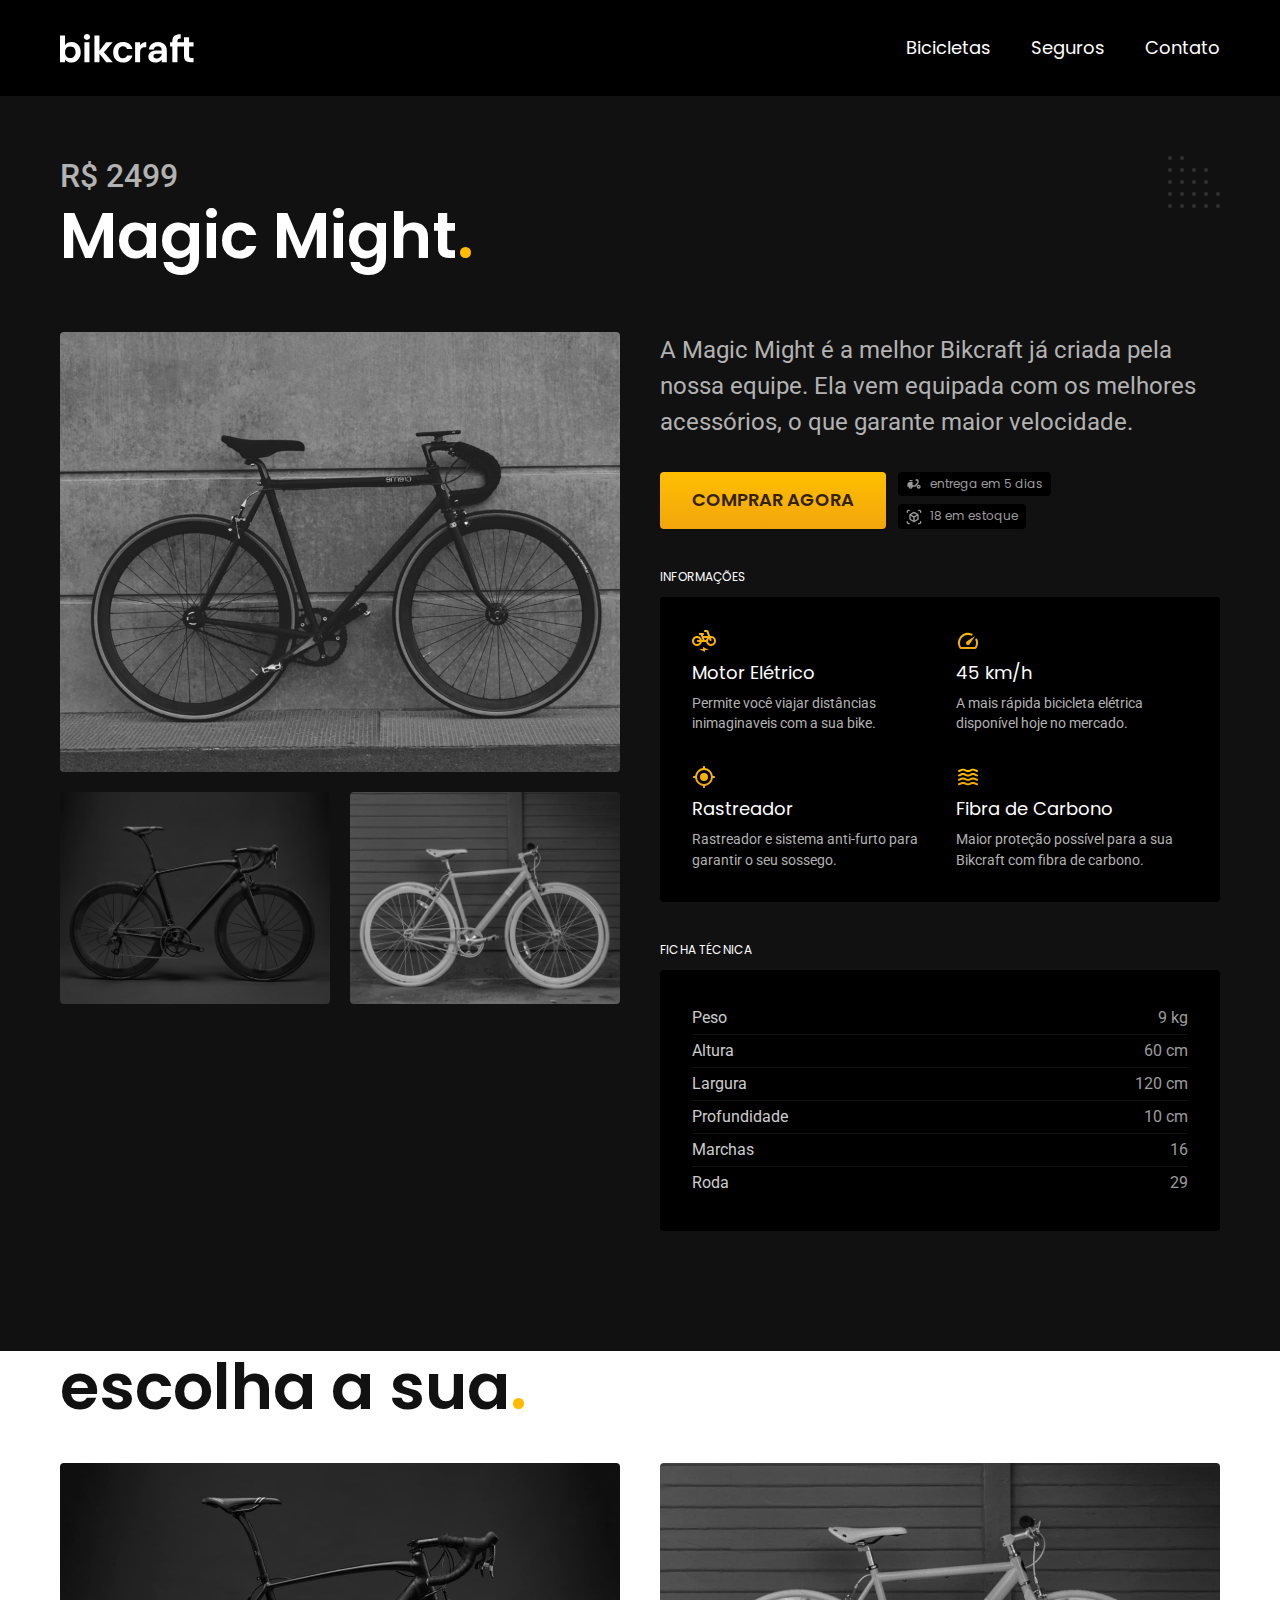
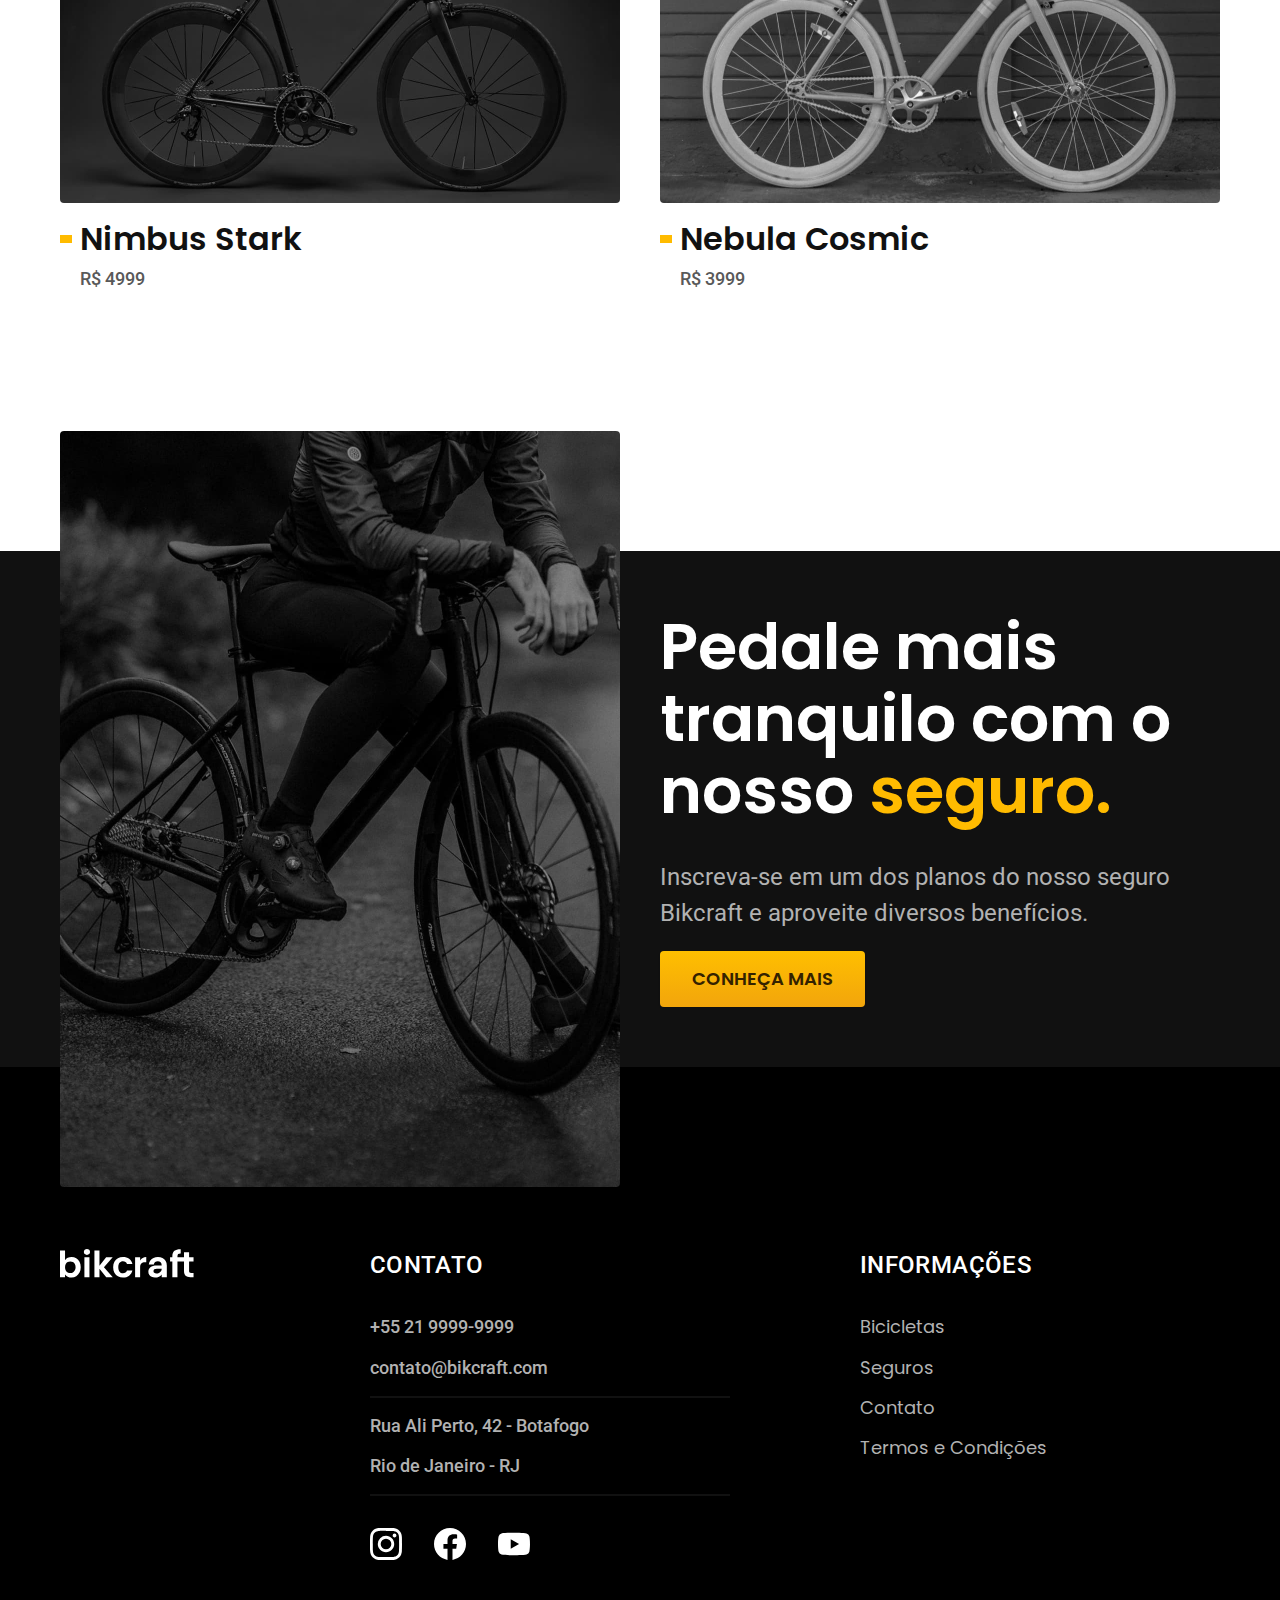
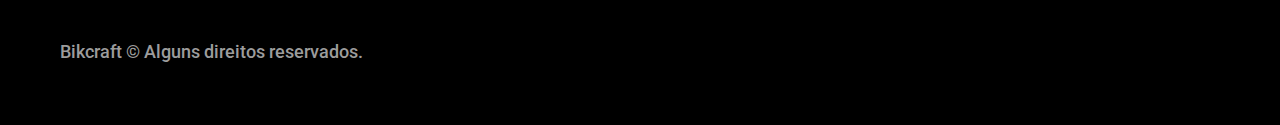
<file: bicicletas/magic.html>
<!DOCTYPE html>
<html lang="pt-br">

<head>
  <meta charset="UTF-8">
  <meta name="viewport" content="width=device-width, initial-scale=1.0">
  <link rel="preconnect" href="https://fonts.googleapis.com">
  <link rel="preconnect" href="https://fonts.gstatic.com" crossorigin>
  <link rel="preconnect" href="https://fonts.googleapis.com">
  <link rel="preconnect" href="https://fonts.gstatic.com" crossorigin>
  <link href="https://fonts.googleapis.com/css2?family=Merriweather:ital,wght@1,900&family=Poppins:wght@400;600&family=Roboto:wght@400;500&display=swap" rel="stylesheet">
  <title>Magic | Bikcraft</title>
  <meta name="description" content="Termos e condições.">
  <link rel="icon" href="../favicon.svg" type="image/svg+xml">
  <link rel="stylesheet" href="../css/style.css">
  <script>document.documentElement.classList.add('js');</script>
</head>

<body id="bicicleta">
  <header class="header-bg">
    <div class="header container">
      <a href="../">
        <img src="../img/bikcraft.svg" alt="Bikcraft">
      </a>

      <nav aria-label="primaria">
        <ul class="header-menu font-1-m cor-0">
          <li><a href="../bicicletas.html">Bicicletas</a></li>
          <li><a href="../seguros.html">Seguros</a></li>
          <li><a href="../contato.html">Contato</a></li>
        </ul>
      </nav>
    </div>
  </header>

  <main class="titulo-bg">
    <div>
      <div class="titulo container">
        <p class="font-2-xl cor-5">R$ 2499</p>
        <h1 class="font-1-xxl cor-0">Magic Might<span class="cor-p1">.</span></h1>
      </div>
    </div>
    <div class="bicicleta container">
      <div class="bicicleta-imagens">
        <img src="../img/bicicleta/nimbus2.jpg" alt="Bicicleta 1">
        <img src="../img/bicicleta/nimbus1.jpg" alt="Bicicleta 2">
        <img src="../img/bicicleta/nimbus3.jpg" alt="Bicicleta 3">
      </div>
      <div class="bicicleta-conteudo">
        <p class="font-2-l cor-5">A Magic Might é a melhor Bikcraft já criada pela nossa equipe. Ela vem equipada com os melhores acessórios, o que garante maior velocidade.</p>
        <div class="bicicleta-comprar">
          <a class="botao" href="../orcamento.html?tipo=bikcraft&produto=magic">Comprar Agora</a>
          <span class="font-1-xs cor-6"><img src="../img/icones/entrega.svg" alt=""> entrega em 5 dias</span>
          <span class="font-1-xs cor-6"><img src="../img/icones/estoque.svg" alt=""> 18 em estoque</span>
        </div>

        <h2 class="font-1-xs cor-0">Informações</h2>
        <ul class="bicicleta-informacoes">
          <li>
            <img src="../img/icones/eletrica.svg" alt="">
            <h3 class="font-1-m cor-0">Motor Elétrico</h3>
            <p class="font-2-xs cor-5">Permite você viajar distâncias inimaginaveis com a sua bike.</p>
          </li>
          <li>
            <img src="../img/icones/velocidade.svg" alt="">
            <h3 class="font-1-m cor-0">45 km/h</h3>
            <p class="font-2-xs cor-5">A mais rápida bicicleta elétrica disponível hoje no mercado.</p>
          </li>
          <li>
            <img src="../img/icones/rastreador.svg" alt="">
            <h3 class="font-1-m cor-0">Rastreador</h3>
            <p class="font-2-xs cor-5">Rastreador e sistema anti-furto para garantir o seu sossego.</p>
          </li>
          <li>
            <img src="../img/icones/carbono.svg" alt="">
            <h3 class="font-1-m cor-0">Fibra de Carbono</h3>
            <p class="font-2-xs cor-5">Maior proteção possível para a sua Bikcraft com fibra de carbono.</p>
          </li>
        </ul>
        <h2 class="font-1-xs cor-0">Ficha Técnica</h2>
        <ul class="bicicleta-ficha font-2-s cor-4">
          <li>Peso <span>9 kg</span></li>
          <li>Altura <span>60 cm</span></li>
          <li>Largura <span>120 cm</span></li>
          <li>Profundidade <span>10 cm</span></li>
          <li>Marchas <span>16</span></li>
          <li>Roda <span>29</span></li>
        </ul>
      </div>
    </div>
  </main>
  <article class="bicicletas-lista container">
    <h2 class="font-1-xxl">escolha a sua<span class="cor-p1">.</span></h2>

    <ul>
      <li>
        <a href="./magic.html">
          <img src="../img/bicicletas/nimbus.jpg" alt="Bicicleta preta">
          <h3 class="font-1-xl">Nimbus Stark</h3>
          <span class="font-2-m cor-8">R$ 4999</span>
        </a>
      </li>
      <li>
        <a href="./nebula.html">
          <img src="../img/bicicletas/nebula.jpg" alt="Bicicleta preta">
          <h3 class="font-1-xl">Nebula Cosmic</h3>
          <span class="font-2-m cor-8">R$ 3999</span>
        </a>
      </li>
    </ul>
  </article>
  <article class="seguro-bg">
    <div class="seguro container">
      <div class="seguro-imagem">
        <img src="../img/fotos/seguros.jpg" alt="Pessoa parada em cima de uma bicicleta.">
      </div>
      <div class="seguro-conteudo">
        <h2 class="font-1-xxl cor-0">Pedale mais tranquilo com o nosso <span class="cor-p1">seguro.</span></h2>
        <p class="font-2-l cor-5">Inscreva-se em um dos planos do nosso seguro Bikcraft e aproveite diversos benefícios.</p>
        <a class="botao" href="../seguros.html">Conheça Mais</a>
      </div>
    </div>
  </article>

  <footer class="footer-bg">
    <div class="footer container">
      <img src="../img/bikcraft.svg" alt="Bikcraft">
      <div class="footer-contato">
        <h3 class="font-2-l-b cor-0">Contato</h3>
        <ul class="font-2-m cor-5">
          <li><a href="tel:+552199999999">+55 21 9999-9999</a></li>
          <li><a href="mailto:contato@bikcraft.com">contato@bikcraft.com</a></li>
          <li>Rua Ali Perto, 42 - Botafogo</li>
          <li>Rio de Janeiro - RJ</li>
        </ul>
        <div class="footer-redes">
          <a href="../">
            <img src="../img/redes/instagram.svg" alt="Instagram">
          </a>
          <a href="../">
            <img src="../img/redes/facebook.svg" alt="Facebook">
          </a>
          <a href="../">
            <img src="../img/redes/youtube.svg" alt="Youtube">
          </a>
        </div>
      </div>
      <div class="footer-informacoes">
        <h3 class="font-2-l-b cor-0">Informações</h3>
        <nav>
          <ul class="font-1-m cor-5">
            <li><a href="../bicicletas.html">Bicicletas</a></li>
            <li><a href="../seguros.html">Seguros</a></li>
            <li><a href="../contato.html">Contato</a></li>
            <li><a href="../termos.html">Termos e Condições</a></li>
          </ul>
        </nav>
      </div>
      <p class="footer-copy font-2-m cor-6">Bikcraft © Alguns direitos reservados.</p>
    </div>
  </footer>
  <script src="../js/scrip.js"></script>
</body>

</html>
</file>
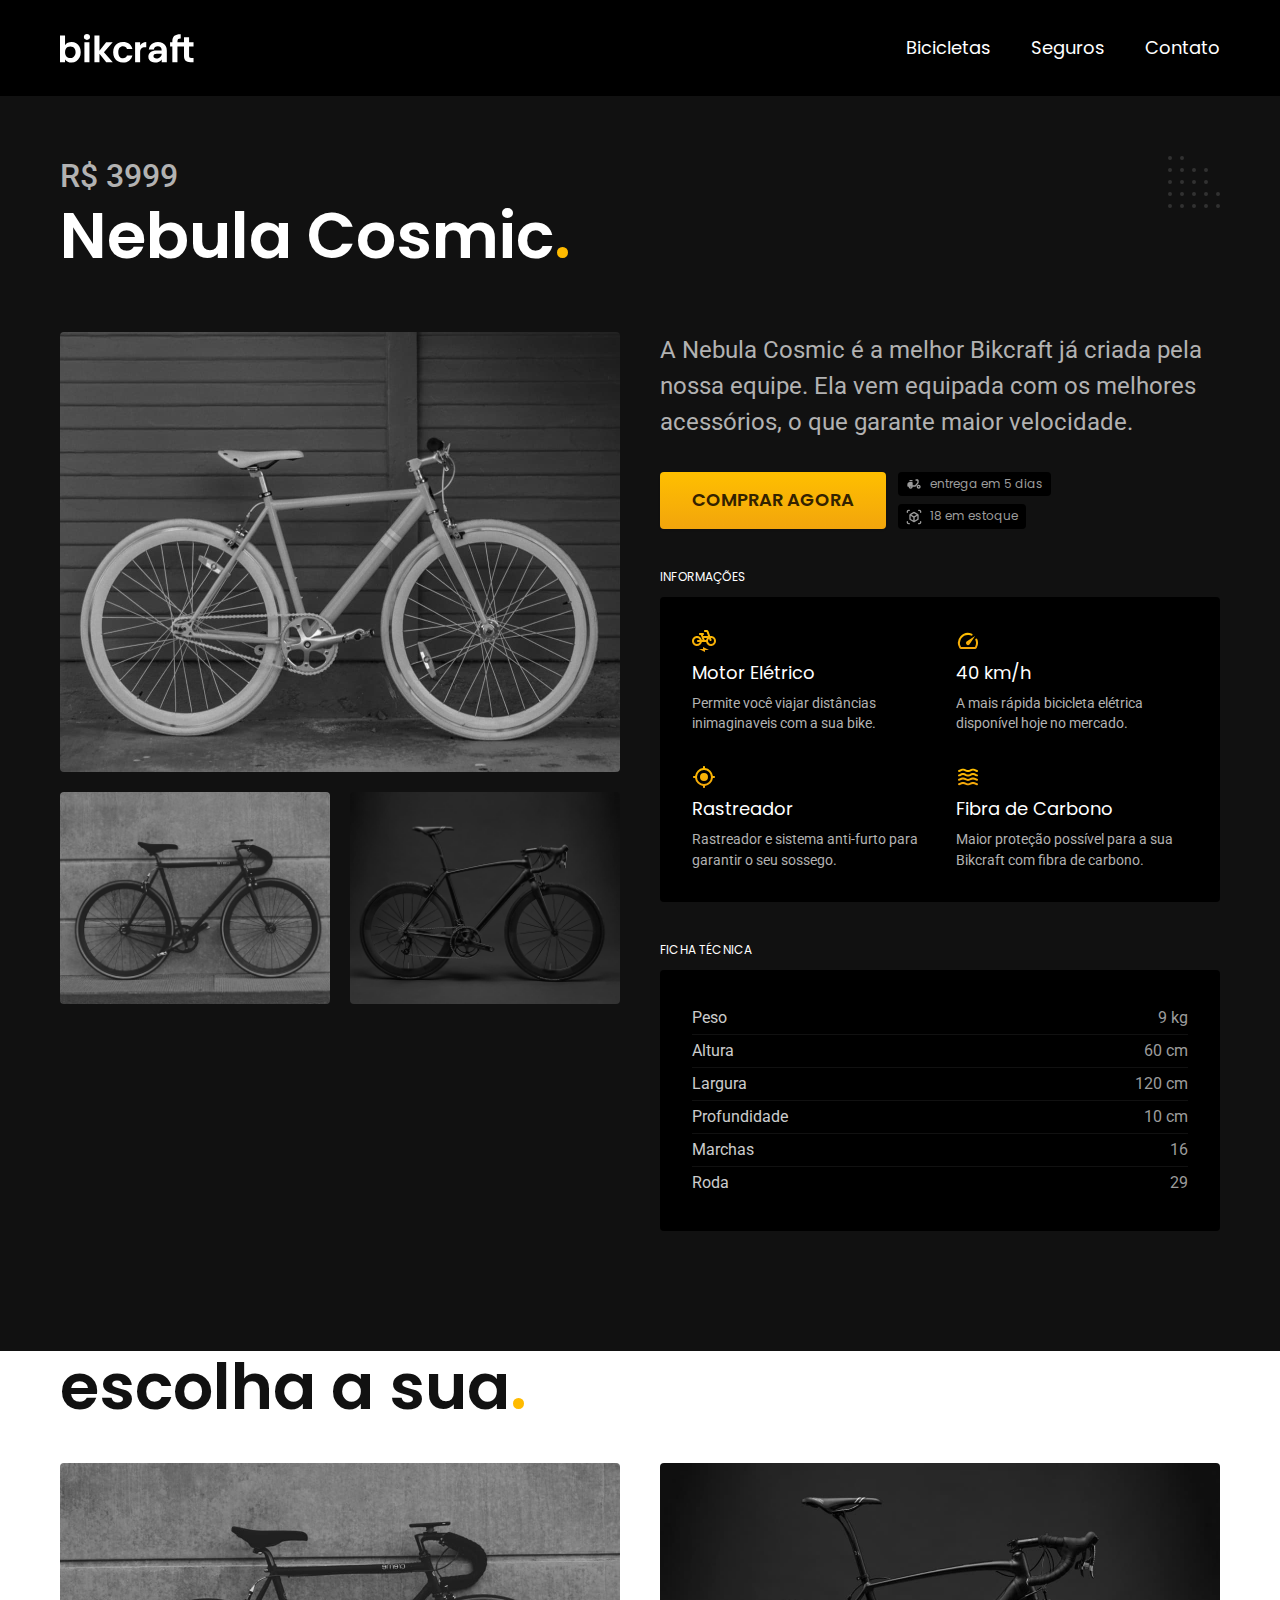
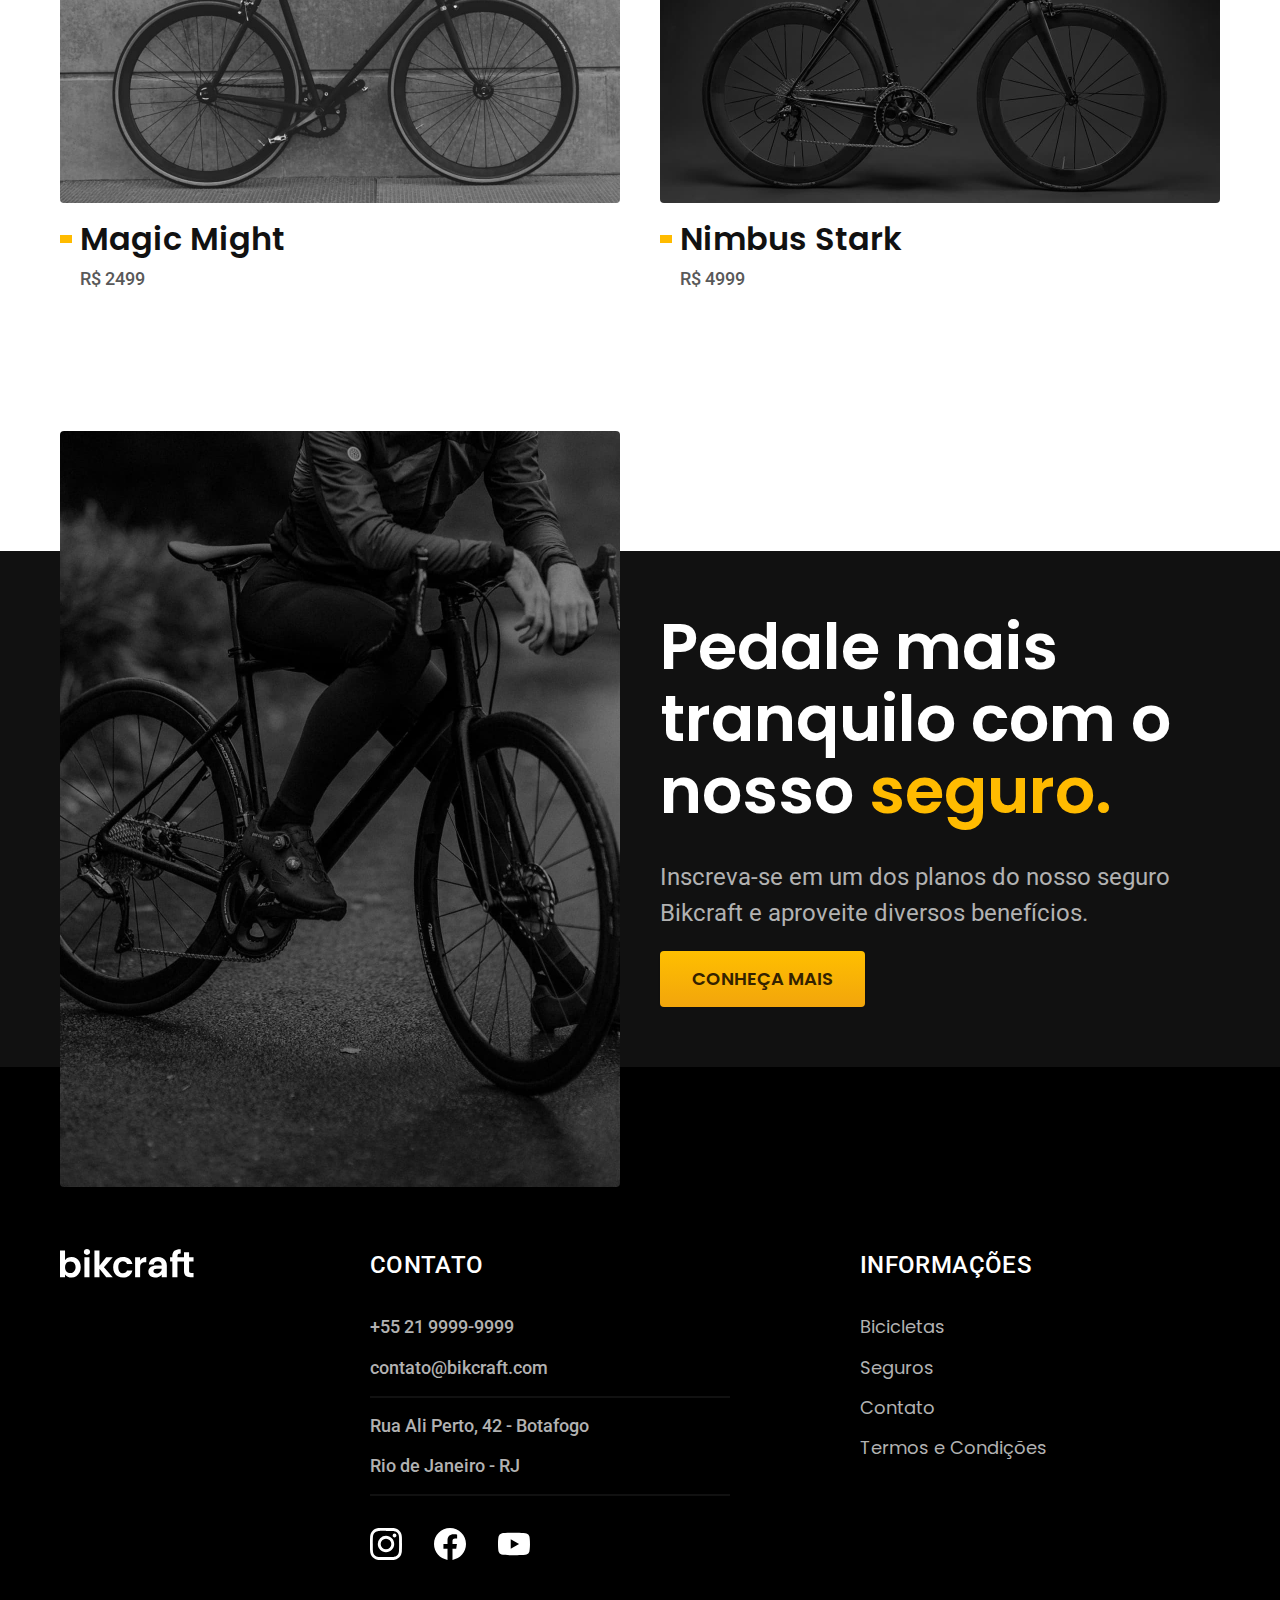
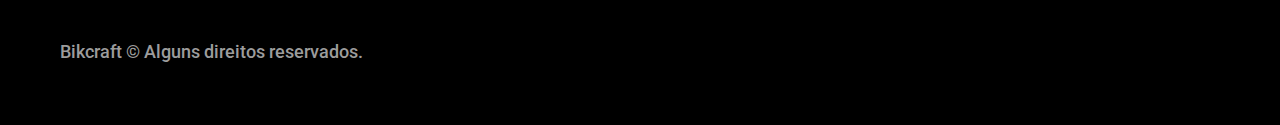
<file: bicicletas/nebula.html>
<!DOCTYPE html>
<html lang="pt-br">

<head>
  <meta charset="UTF-8">
  <meta name="viewport" content="width=device-width, initial-scale=1.0">
  <link rel="preconnect" href="https://fonts.googleapis.com">
  <link rel="preconnect" href="https://fonts.gstatic.com" crossorigin>
  <link rel="preconnect" href="https://fonts.googleapis.com">
  <link rel="preconnect" href="https://fonts.gstatic.com" crossorigin>
  <link href="https://fonts.googleapis.com/css2?family=Merriweather:ital,wght@1,900&family=Poppins:wght@400;600&family=Roboto:wght@400;500&display=swap" rel="stylesheet">
  <title>Nebula | Bikcraft</title>
  <meta name="description" content="Termos e condições.">
  <link rel="icon" href="../favicon.svg" type="image/svg+xml">
  <link rel="stylesheet" href="../css/style.css">
  <script>document.documentElement.classList.add('js');</script>
</head>

<body id="bicicleta">
  <header class="header-bg">
    <div class="header container">
      <a href="../">
        <img src="../img/bikcraft.svg" alt="Bikcraft">
      </a>

      <nav aria-label="primaria">
        <ul class="header-menu font-1-m cor-0">
          <li><a href="../bicicletas.html">Bicicletas</a></li>
          <li><a href="../seguros.html">Seguros</a></li>
          <li><a href="../contato.html">Contato</a></li>
        </ul>
      </nav>
    </div>
  </header>

  <main class="titulo-bg">
    <div>
      <div class="titulo container">
        <p class="font-2-xl cor-5">R$ 3999</p>
        <h1 class="font-1-xxl cor-0">Nebula Cosmic<span class="cor-p1">.</span></h1>
      </div>
    </div>
    <div class="bicicleta container">
      <div class="bicicleta-imagens">
        <img src="../img/bicicleta/nimbus3.jpg" alt="Bicicleta 1">
        <img src="../img/bicicleta/nimbus2.jpg" alt="Bicicleta 2">
        <img src="../img/bicicleta/nimbus1.jpg" alt="Bicicleta 3">
      </div>
      <div class="bicicleta-conteudo">
        <p class="font-2-l cor-5">A Nebula Cosmic é a melhor Bikcraft já criada pela nossa equipe. Ela vem equipada com os melhores acessórios, o que garante maior velocidade.</p>
        <div class="bicicleta-comprar">
          <a class="botao" href="../orcamento.html?tipo=bikcraft&produto=nebula">Comprar Agora</a>
          <span class="font-1-xs cor-6"><img src="../img/icones/entrega.svg" alt=""> entrega em 5 dias</span>
          <span class="font-1-xs cor-6"><img src="../img/icones/estoque.svg" alt=""> 18 em estoque</span>
        </div>

        <h2 class="font-1-xs cor-0">Informações</h2>
        <ul class="bicicleta-informacoes">
          <li>
            <img src="../img/icones/eletrica.svg" alt="">
            <h3 class="font-1-m cor-0">Motor Elétrico</h3>
            <p class="font-2-xs cor-5">Permite você viajar distâncias inimaginaveis com a sua bike.</p>
          </li>
          <li>
            <img src="../img/icones/velocidade.svg" alt="">
            <h3 class="font-1-m cor-0">40 km/h</h3>
            <p class="font-2-xs cor-5">A mais rápida bicicleta elétrica disponível hoje no mercado.</p>
          </li>
          <li>
            <img src="../img/icones/rastreador.svg" alt="">
            <h3 class="font-1-m cor-0">Rastreador</h3>
            <p class="font-2-xs cor-5">Rastreador e sistema anti-furto para garantir o seu sossego.</p>
          </li>
          <li>
            <img src="../img/icones/carbono.svg" alt="">
            <h3 class="font-1-m cor-0">Fibra de Carbono</h3>
            <p class="font-2-xs cor-5">Maior proteção possível para a sua Bikcraft com fibra de carbono.</p>
          </li>
        </ul>
        <h2 class="font-1-xs cor-0">Ficha Técnica</h2>
        <ul class="bicicleta-ficha font-2-s cor-4">
          <li>Peso <span>9 kg</span></li>
          <li>Altura <span>60 cm</span></li>
          <li>Largura <span>120 cm</span></li>
          <li>Profundidade <span>10 cm</span></li>
          <li>Marchas <span>16</span></li>
          <li>Roda <span>29</span></li>
        </ul>
      </div>
    </div>
  </main>
  <article class="bicicletas-lista container">
    <h2 class="font-1-xxl">escolha a sua<span class="cor-p1">.</span></h2>

    <ul>
      <li>
        <a href="./magic.html">
          <img src="../img/bicicletas/magic.jpg" alt="Bicicleta preta">
          <h3 class="font-1-xl">Magic Might</h3>
          <span class="font-2-m cor-8">R$ 2499</span>
        </a>
      </li>
      <li>
        <a href="./nimbus.html">
          <img src="../img/bicicletas/nimbus.jpg" alt="Bicicleta preta">
          <h3 class="font-1-xl">Nimbus Stark</h3>
          <span class="font-2-m cor-8">R$ 4999</span>
        </a>
      </li>
    </ul>
  </article>
  <article class="seguro-bg">
    <div class="seguro container">
      <div class="seguro-imagem">
        <img src="../img/fotos/seguros.jpg" alt="Pessoa parada em cima de uma bicicleta.">
      </div>
      <div class="seguro-conteudo">
        <h2 class="font-1-xxl cor-0">Pedale mais tranquilo com o nosso <span class="cor-p1">seguro.</span></h2>
        <p class="font-2-l cor-5">Inscreva-se em um dos planos do nosso seguro Bikcraft e aproveite diversos benefícios.</p>
        <a class="botao" href="../seguros.html">Conheça Mais</a>
      </div>
    </div>
  </article>

  <footer class="footer-bg">
    <div class="footer container">
      <img src="../img/bikcraft.svg" alt="Bikcraft">
      <div class="footer-contato">
        <h3 class="font-2-l-b cor-0">Contato</h3>
        <ul class="font-2-m cor-5">
          <li><a href="tel:+552199999999">+55 21 9999-9999</a></li>
          <li><a href="mailto:contato@bikcraft.com">contato@bikcraft.com</a></li>
          <li>Rua Ali Perto, 42 - Botafogo</li>
          <li>Rio de Janeiro - RJ</li>
        </ul>
        <div class="footer-redes">
          <a href="../">
            <img src="../img/redes/instagram.svg" alt="Instagram">
          </a>
          <a href="../">
            <img src="../img/redes/facebook.svg" alt="Facebook">
          </a>
          <a href="../">
            <img src="../img/redes/youtube.svg" alt="Youtube">
          </a>
        </div>
      </div>
      <div class="footer-informacoes">
        <h3 class="font-2-l-b cor-0">Informações</h3>
        <nav>
          <ul class="font-1-m cor-5">
            <li><a href="../bicicletas.html">Bicicletas</a></li>
            <li><a href="../seguros.html">Seguros</a></li>
            <li><a href="../contato.html">Contato</a></li>
            <li><a href="../termos.html">Termos e Condições</a></li>
          </ul>
        </nav>
      </div>
      <p class="footer-copy font-2-m cor-6">Bikcraft © Alguns direitos reservados.</p>
    </div>
  </footer>
  <script src="../js/scrip.js"></script>
</body>

</html>
</file>
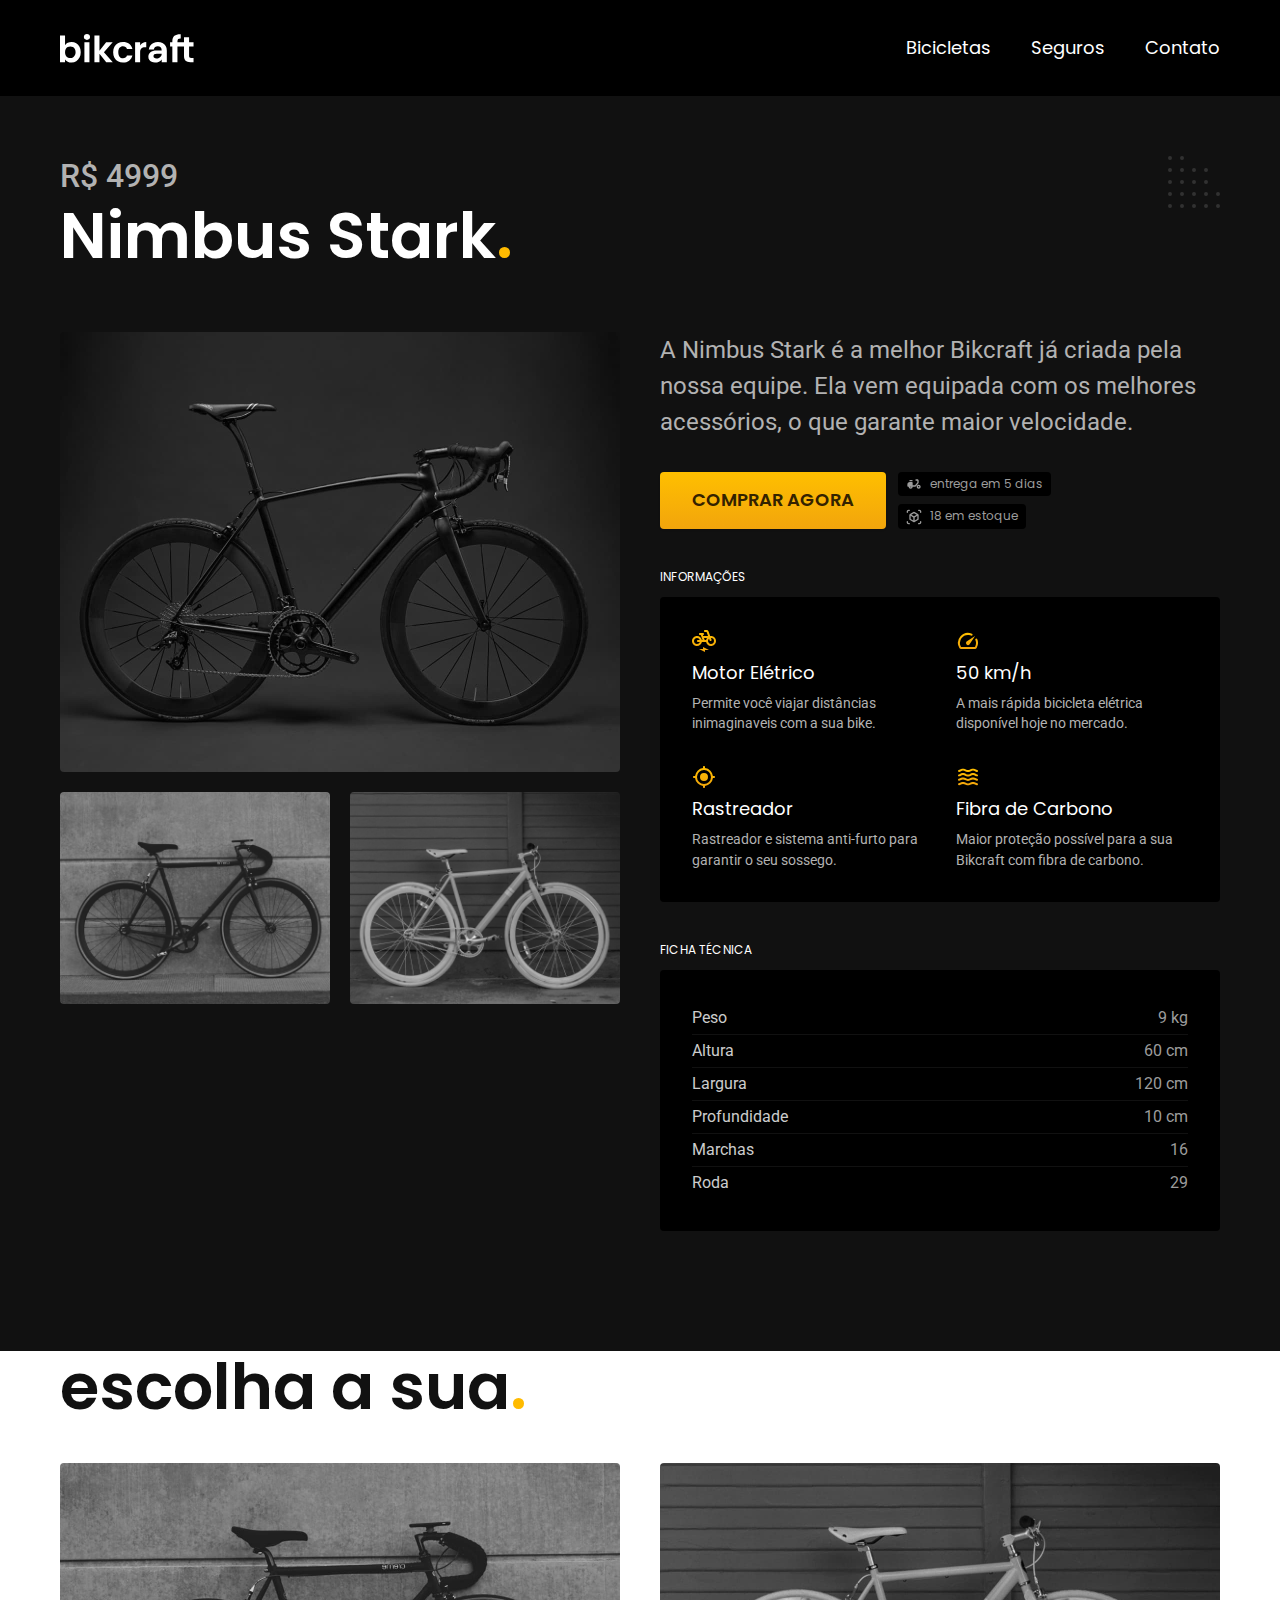
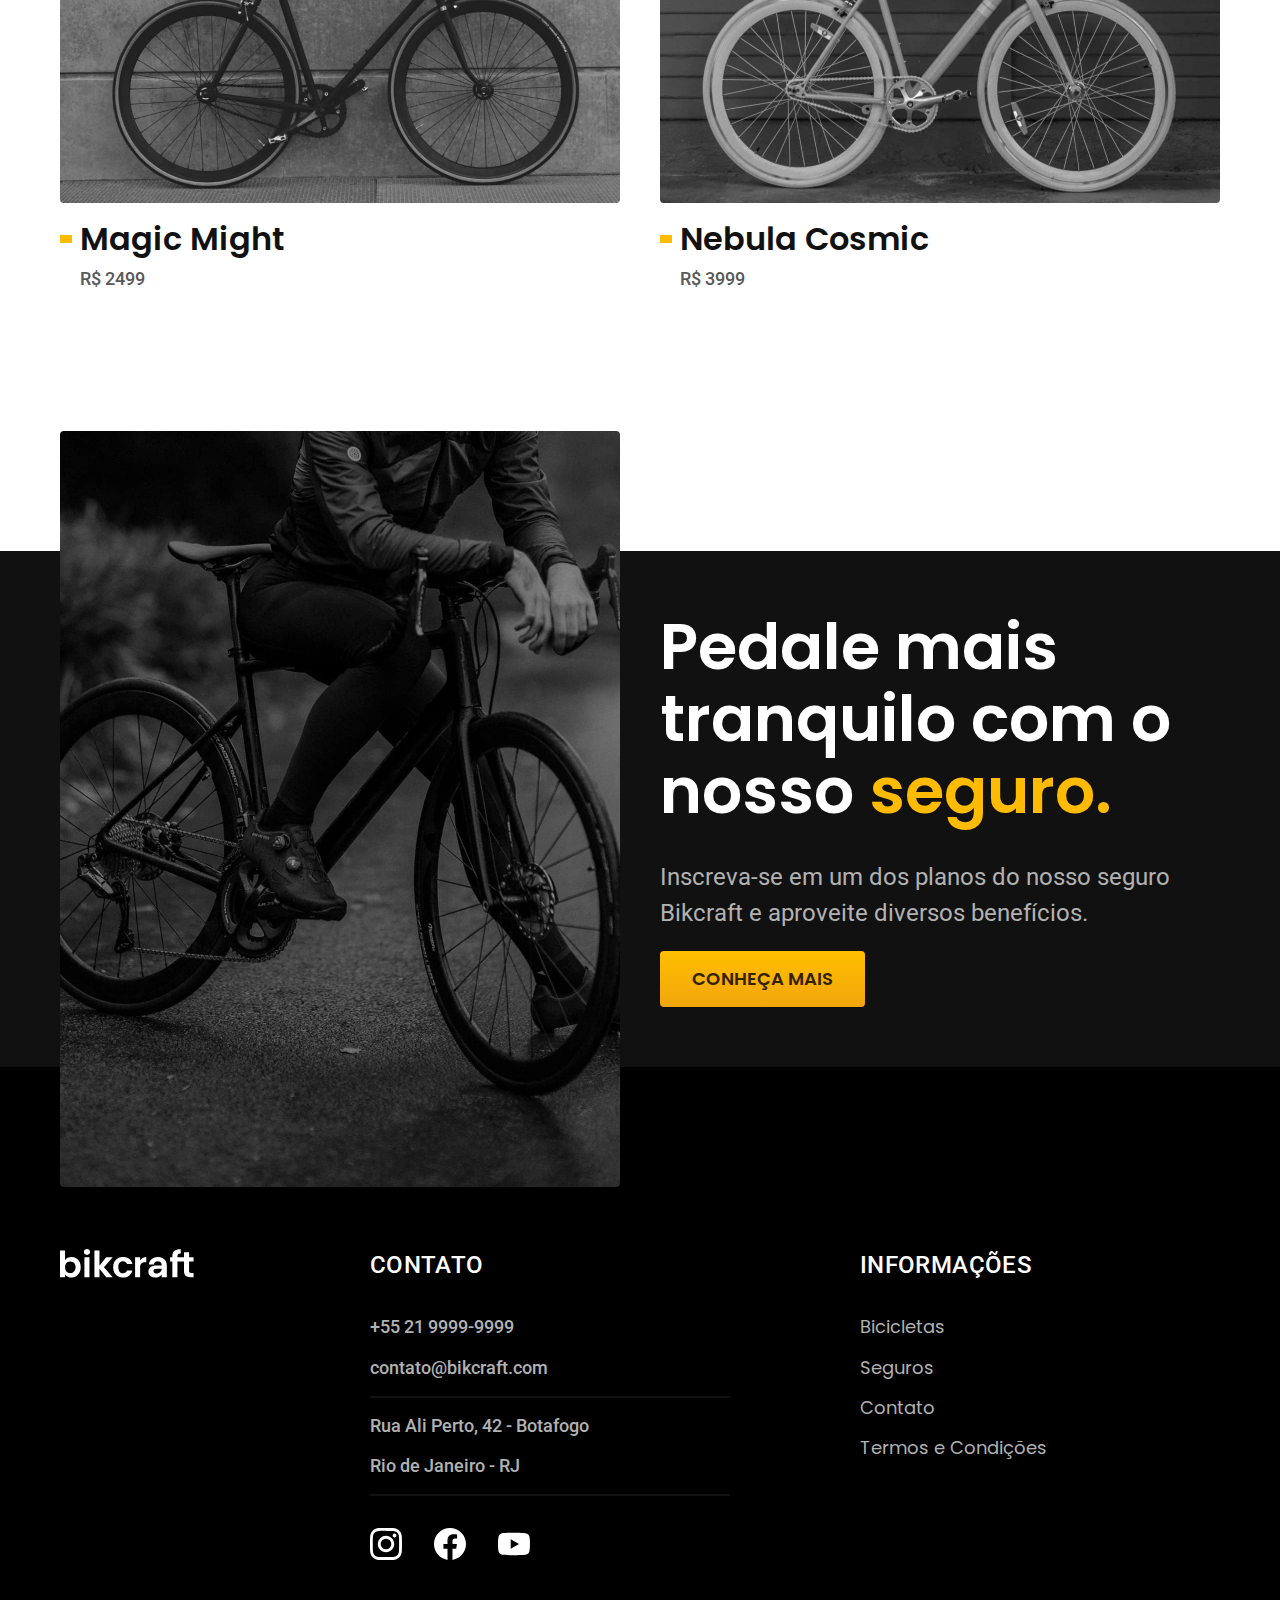
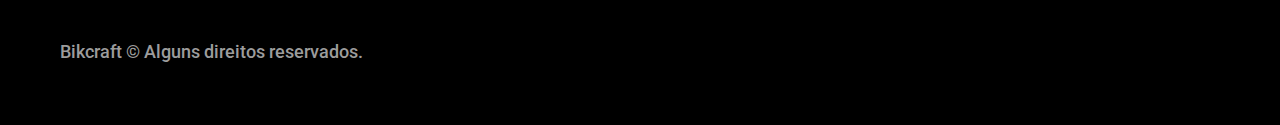
<file: bicicletas/nimbus.html>
<!DOCTYPE html>
<html lang="pt-br">

<head>
  <meta charset="UTF-8">
  <meta name="viewport" content="width=device-width, initial-scale=1.0">
  <link rel="preconnect" href="https://fonts.googleapis.com">
  <link rel="preconnect" href="https://fonts.gstatic.com" crossorigin>
  <link rel="preconnect" href="https://fonts.googleapis.com">
  <link rel="preconnect" href="https://fonts.gstatic.com" crossorigin>
  <link href="https://fonts.googleapis.com/css2?family=Merriweather:ital,wght@1,900&family=Poppins:wght@400;600&family=Roboto:wght@400;500&display=swap" rel="stylesheet">
  <title>Nimbus | Bikcraft</title>
  <meta name="description" content="Termos e condições.">
  <link rel="icon" href="../favicon.svg" type="image/svg+xml">
  <link rel="stylesheet" href="../css/style.css">
  <script>document.documentElement.classList.add('js');</script>
</head>

<body id="bicicleta">
  <header class="header-bg">
    <div class="header container">
      <a href="../">
        <img src="../img/bikcraft.svg" alt="Bikcraft">
      </a>

      <nav aria-label="primaria">
        <ul class="header-menu font-1-m cor-0">
          <li><a href="../bicicletas.html">Bicicletas</a></li>
          <li><a href="../seguros.html">Seguros</a></li>
          <li><a href="../contato.html">Contato</a></li>
        </ul>
      </nav>
    </div>
  </header>

  <main class="titulo-bg">
    <div>
      <div class="titulo container">
        <p class="font-2-xl cor-5">R$ 4999</p>
        <h1 class="font-1-xxl cor-0">Nimbus Stark<span class="cor-p1">.</span></h1>
      </div>
    </div>
    <div class="bicicleta container">
      <div class="bicicleta-imagens">
        <img src="../img/bicicleta/nimbus1.jpg" alt="Bicicleta 1">
        <img src="../img/bicicleta/nimbus2.jpg" alt="Bicicleta 2">
        <img src="../img/bicicleta/nimbus3.jpg" alt="Bicicleta 3">
      </div>
      <div class="bicicleta-conteudo">
        <p class="font-2-l cor-5">A Nimbus Stark é a melhor Bikcraft já criada pela nossa equipe. Ela vem equipada com os melhores acessórios, o que garante maior velocidade.</p>
        <div class="bicicleta-comprar">
          <a class="botao" href="../orcamento.html?tipo=bikcraft&produto=nimbus">Comprar Agora</a>
          <span class="font-1-xs cor-6"><img src="../img/icones/entrega.svg" alt=""> entrega em 5 dias</span>
          <span class="font-1-xs cor-6"><img src="../img/icones/estoque.svg" alt=""> 18 em estoque</span>
        </div>

        <h2 class="font-1-xs cor-0">Informações</h2>
        <ul class="bicicleta-informacoes">
          <li>
            <img src="../img/icones/eletrica.svg" alt="">
            <h3 class="font-1-m cor-0">Motor Elétrico</h3>
            <p class="font-2-xs cor-5">Permite você viajar distâncias inimaginaveis com a sua bike.</p>
          </li>
          <li>
            <img src="../img/icones/velocidade.svg" alt="">
            <h3 class="font-1-m cor-0">50 km/h</h3>
            <p class="font-2-xs cor-5">A mais rápida bicicleta elétrica disponível hoje no mercado.</p>
          </li>
          <li>
            <img src="../img/icones/rastreador.svg" alt="">
            <h3 class="font-1-m cor-0">Rastreador</h3>
            <p class="font-2-xs cor-5">Rastreador e sistema anti-furto para garantir o seu sossego.</p>
          </li>
          <li>
            <img src="../img/icones/carbono.svg" alt="">
            <h3 class="font-1-m cor-0">Fibra de Carbono</h3>
            <p class="font-2-xs cor-5">Maior proteção possível para a sua Bikcraft com fibra de carbono.</p>
          </li>
        </ul>
        <h2 class="font-1-xs cor-0">Ficha Técnica</h2>
        <ul class="bicicleta-ficha font-2-s cor-4">
          <li>Peso <span>9 kg</span></li>
          <li>Altura <span>60 cm</span></li>
          <li>Largura <span>120 cm</span></li>
          <li>Profundidade <span>10 cm</span></li>
          <li>Marchas <span>16</span></li>
          <li>Roda <span>29</span></li>
        </ul>
      </div>
    </div>
  </main>
  <article class="bicicletas-lista container">
    <h2 class="font-1-xxl">escolha a sua<span class="cor-p1">.</span></h2>

    <ul>
      <li>
        <a href="./magic.html">
          <img src="../img/bicicletas/magic.jpg" alt="Bicicleta preta">
          <h3 class="font-1-xl">Magic Might</h3>
          <span class="font-2-m cor-8">R$ 2499</span>
        </a>
      </li>
      <li>
        <a href="./nebula.html">
          <img src="../img/bicicletas/nebula.jpg" alt="Bicicleta preta">
          <h3 class="font-1-xl">Nebula Cosmic</h3>
          <span class="font-2-m cor-8">R$ 3999</span>
        </a>
      </li>
    </ul>
  </article>
  <article class="seguro-bg">
    <div class="seguro container">
      <div class="seguro-imagem">
        <img src="../img/fotos/seguros.jpg" alt="Pessoa parada em cima de uma bicicleta.">
      </div>
      <div class="seguro-conteudo">
        <h2 class="font-1-xxl cor-0">Pedale mais tranquilo com o nosso <span class="cor-p1">seguro.</span></h2>
        <p class="font-2-l cor-5">Inscreva-se em um dos planos do nosso seguro Bikcraft e aproveite diversos benefícios.</p>
        <a class="botao" href="../seguros.html">Conheça Mais</a>
      </div>
    </div>
  </article>

  <footer class="footer-bg">
    <div class="footer container">
      <img src="../img/bikcraft.svg" alt="Bikcraft">
      <div class="footer-contato">
        <h3 class="font-2-l-b cor-0">Contato</h3>
        <ul class="font-2-m cor-5">
          <li><a href="tel:+552199999999">+55 21 9999-9999</a></li>
          <li><a href="mailto:contato@bikcraft.com">contato@bikcraft.com</a></li>
          <li>Rua Ali Perto, 42 - Botafogo</li>
          <li>Rio de Janeiro - RJ</li>
        </ul>
        <div class="footer-redes">
          <a href="../">
            <img src="../img/redes/instagram.svg" alt="Instagram">
          </a>
          <a href="../">
            <img src="../img/redes/facebook.svg" alt="Facebook">
          </a>
          <a href="../">
            <img src="../img/redes/youtube.svg" alt="Youtube">
          </a>
        </div>
      </div>
      <div class="footer-informacoes">
        <h3 class="font-2-l-b cor-0">Informações</h3>
        <nav>
          <ul class="font-1-m cor-5">
            <li><a href="../bicicletas.html">Bicicletas</a></li>
            <li><a href="../seguros.html">Seguros</a></li>
            <li><a href="../contato.html">Contato</a></li>
            <li><a href="../termos.html">Termos e Condições</a></li>
          </ul>
        </nav>
      </div>
      <p class="footer-copy font-2-m cor-6">Bikcraft © Alguns direitos reservados.</p>
    </div>
  </footer>
  <script src="../js/scrip.js"></script>
</body>

</html>
</file>
<file: css/style.css>
@import "./global/header.css";
@import "./global/global.css";
@import "./global/footer.css";
@import "./utilidade/tipografia.css";

/*Utilidades */
@import "./utilidade/componentes.css";
@import "./utilidade/cores.css";
@import "./utilidade/formulario.css";
@import "./utilidade/plugin.css";

/*Home */
@import "./home/introducao.css";
@import "./home/tecnologia.css";
@import "./home/parceiros.css";
@import "./home/depoimento.css";

/*Bicicletas */
@import "./bicicletas/bicicletas-listas.css";
@import "./bicicletas/bicicletas.css";

/* Bicicleta */
@import "./bicicleta/bicicleta.css";
@import "./bicicleta/seguro.css";

/*Seguros */
@import "./seguros/seguros.css";
@import "./seguros/vantagens.css";
@import "./seguros/perguntas.css";

/* Contato */
@import "./contato/contato.css";
@import "./contato/loja.css";

/* Contato */
@import "./orcamento/orcamento.css";

/*termos */
@import "./termos/termos.css";
</file>
